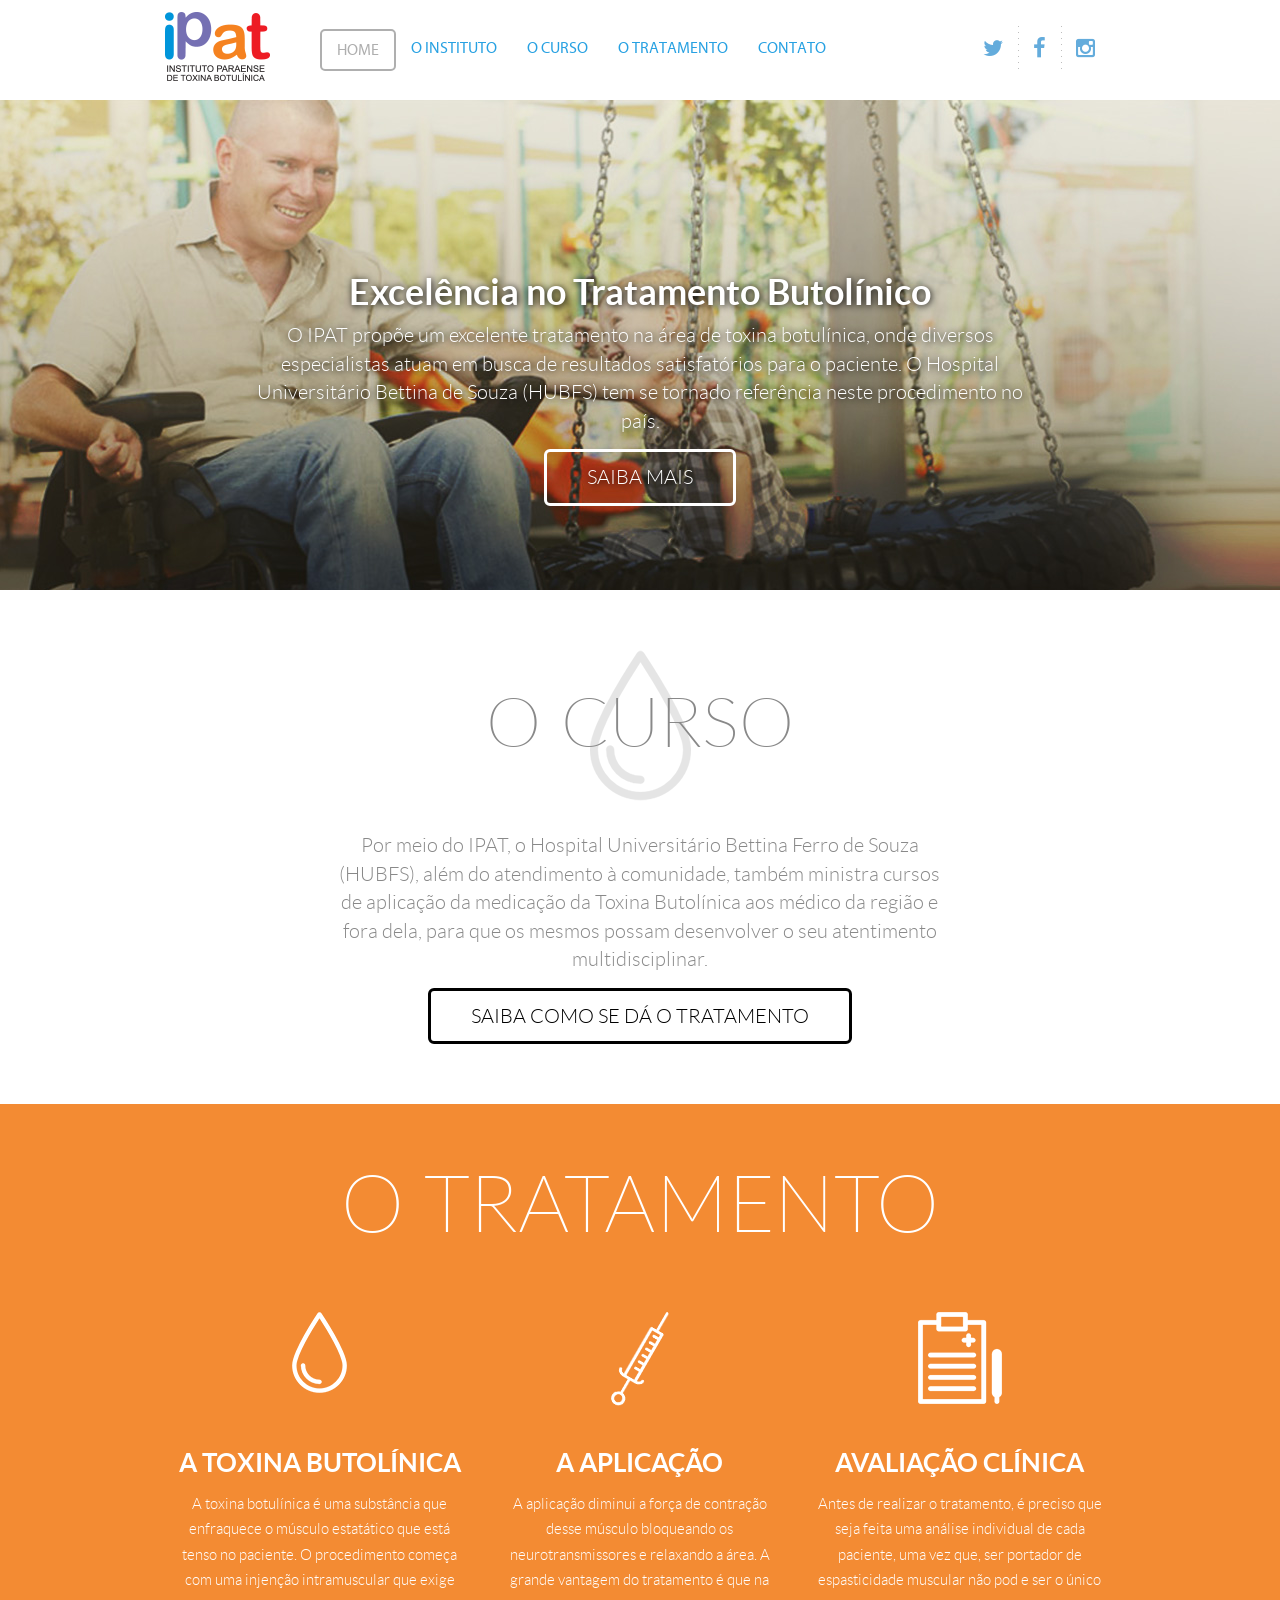
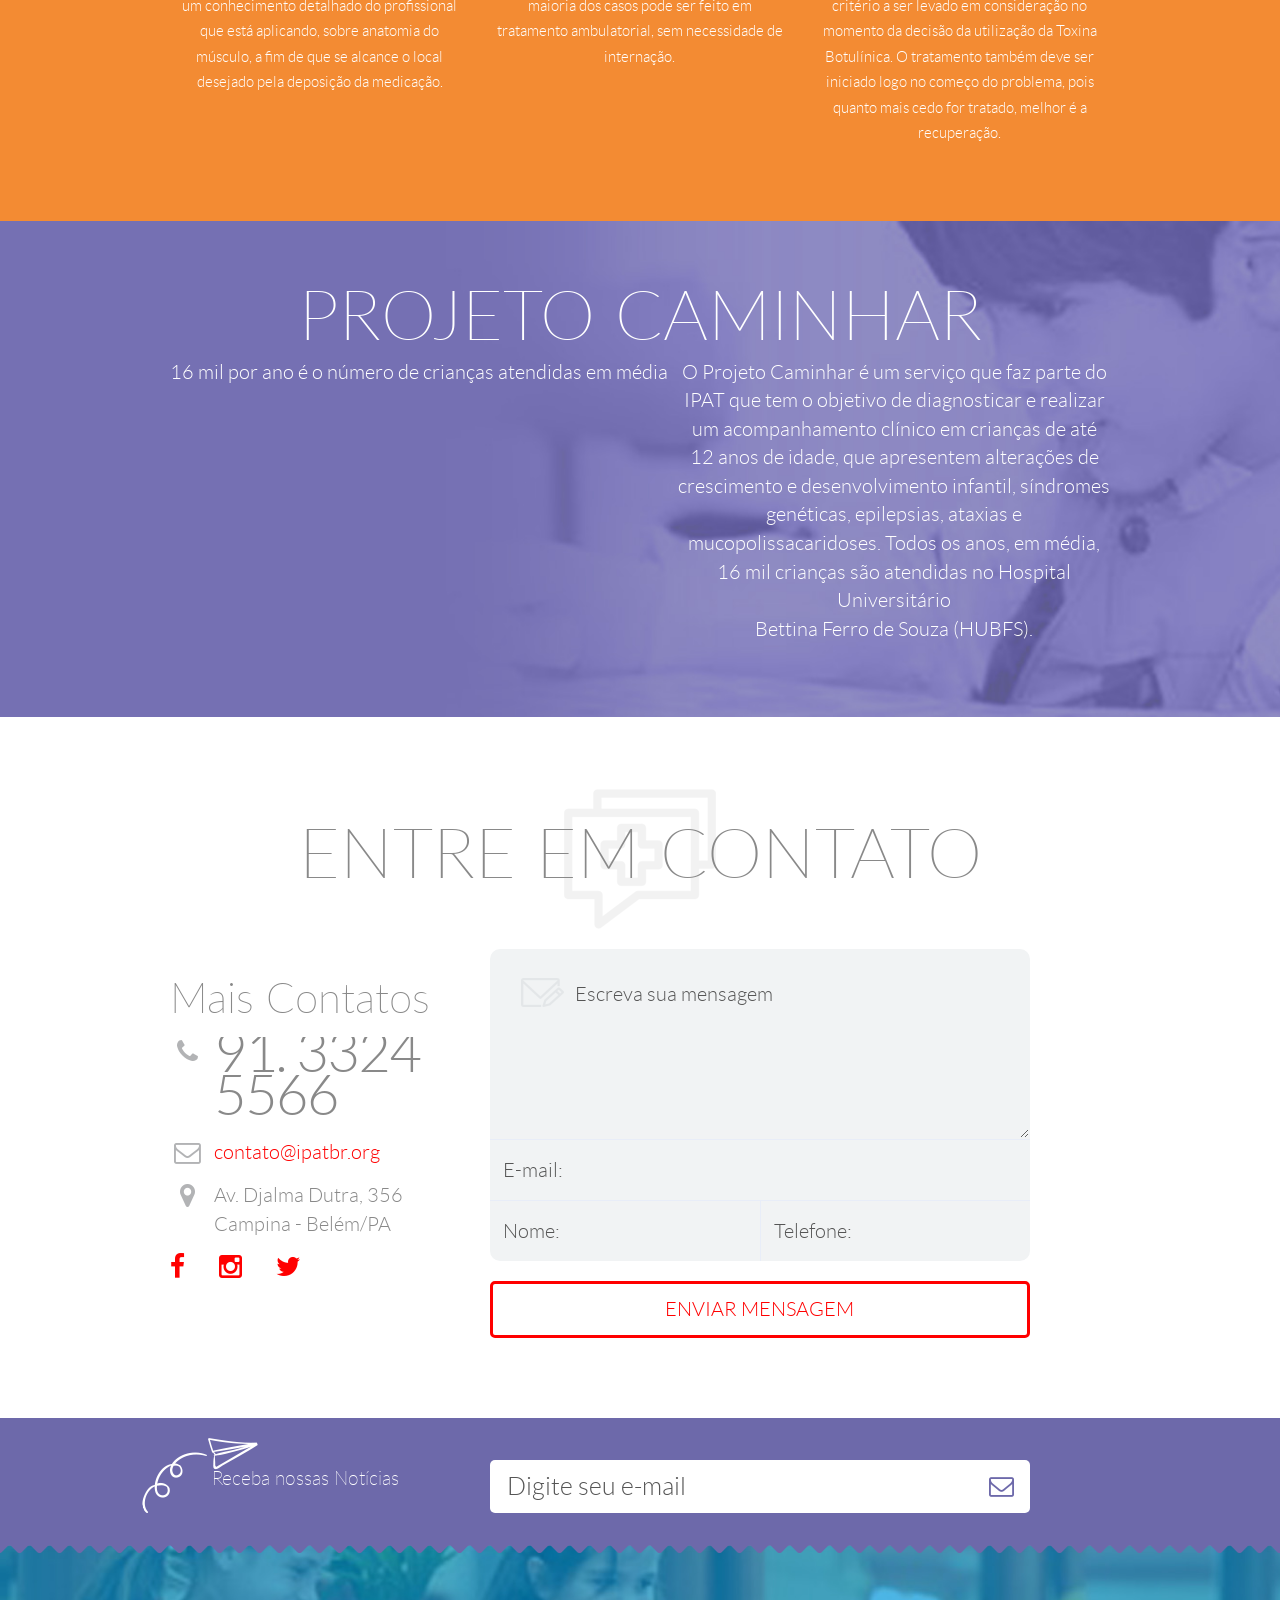
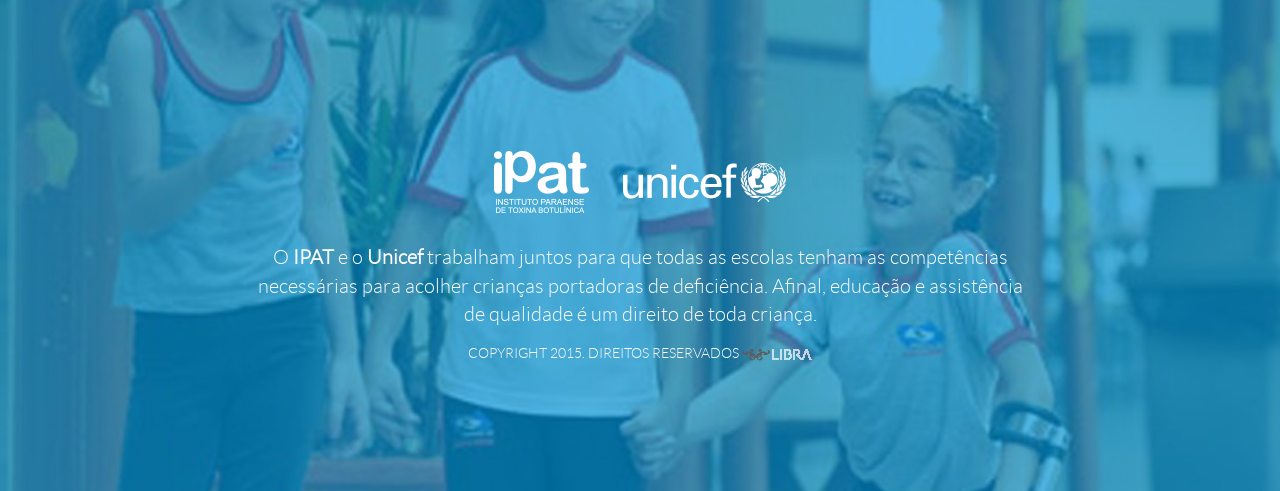
<file: index.html>
<!DOCTYPE html>
<html lang="pt-br">
<head>
	<meta charset="UTF-8">
	<title>IPAT</title>
	<meta http-equiv="X-UA-Compatible" content="IE=edge">
	<meta name="viewport" content="width=960, user-scalable=yes">
	<link rel="shortcut icon" href="imagem/favicon.png" type="image/png" />
	<meta name="author" content="Libra Design" />
	<meta name="keywords" content="" />
	<meta property="og:description" content="" />
	<meta name="description" content="" />
	<meta property="og:title" content="" />
	<meta property="og:url" content="" />
	<meta property="og:image" content="imagem/logo-mini.jpg" />
	<meta property="og:site_name" content="" />
	<meta property="og:type" content="website" />
	<link rel="stylesheet" href="library/bootstrap/css/bootstrap.min.css">
	<link rel="stylesheet" href="fonts/stylesheet.css">
	<link rel="stylesheet" href="imagem/site/ycon.css">
	<link rel="stylesheet" href="css/font-awesome.min.css">
	<link rel="stylesheet" href="css/site.css">
	<script type="text/javascript" src="library/jquery-1.9.1.min.js"></script>
	<script type="text/javascript" src="library/bootstrap/js/bootstrap.min.js"></script>
	<script type="text/javascript" src="library/easing/jquery.easing.1.3.js"></script>
	<script type="text/javascript" src="library/cycle2/jquery.cycle2.min.js"></script>
	<script type="text/javascript" src="library/cycle2/jquery.cycle2.swipe.min.js"></script>
	<script type="text/javascript" src="library/cycle2/jquery.cycle2.scrollVert.min.js"></script>
	<script type="text/javascript" src="library/cycle2/jquery.cycle2.carousel.min.js"></script>
	<script type="text/javascript" src="js/bootstrap_site.js"></script>
</head>
<body class="home">
	<a href="#content" class="sr-only">Ir para o conteúdo</a>
	<div class="extra-geral">
		<div class="site-geral">
			<header class="extra-header">
				<div class="site-header">
					<div class="container">
						<nav class="navbar navbar-default" role="navigation">
							<div class="navbar-header">
								<a class="navbar-brand" href="" title="Voltar para a página inicial"><img src="imagem/site/ipat.png" alt="Logo IPAT"></a>
							</div>
							<ul class="nav navbar-nav">
								<li class="active"><a href="">Home</a></li>
								<li><a href="#">O Instituto</a></li>
								<li><a href="#">O curso</a></li>
								<li><a href="#">O tratamento</a></li>
								<li><a href="#">Contato</a></li>
							</ul>
							<ul class="nav navbar-nav navbar-right">
								<li><a href="#" title="Acesse nosso Twitter"><i class="fa fa-twitter"></i><span class="sr-only">Twitter</span></a></li>
								<li><a href="#" title="Acesse nosso Facebook"><i class="fa fa-facebook"></i><span class="sr-only">Facebook</span></a></li>
								<li><a href="#" title="Acesse nosso Instagram"><i class="fa fa-instagram"></i><span class="sr-only">Instagram</span></a></li>
							</ul>

						</nav>
					</div> <!-- .container -->
				</div> <!-- .site-header -->
			</header> <!-- .extra-header -->
			<div class="extra-central">
				<div class="site-central" id="content">
					<div class="box-banner">
						<div class="container">
							<ul class="cycle-slideshow">
								<li>
									<div class="content">
										<h1 class="site-header">
											Excelência no Tratamento Butolínico
										</h1>
										<div class="desc">
											<p>
												O IPAT propõe um excelente tratamento na área de toxina botulínica, onde diversos 
												especialistas atuam em busca de resultados satisfatórios para o paciente. O Hospital Universitário Bettina de Souza (HUBFS) tem se tornado referência neste procedimento no país. 
											</p>
											<a href="#" class="btn btn-default btn-lg plus" title="Saiba mais">Saiba mais</a>
										</div> <!-- .desc -->
									</div> <!-- .content -->
								</li>
							</ul>
						</div> <!-- .container -->
					</div> <!-- .box-banner -->
					<div class="box-curso">
						<div class="container">
							<div class="box-header">
								<h2 class="box-title">O curso</h2>
							</div> <!-- .box-header -->
							<div class="box-content">
								<div class="row">
									<div class="col-xs-8 col-xs-offset-2">
										<p>
											Por meio do IPAT, o Hospital Universitário Bettina Ferro de Souza (HUBFS), além do atendimento à comunidade, também ministra cursos de aplicação da medicação da Toxina Butolínica aos médico da região e fora dela, para que os mesmos possam desenvolver o seu atentimento multidisciplinar.
										</p>
										<a href="#" class="btn btn-default btn-black btn-lg" title="Saiba mais">Saiba como se dá o tratamento</a>
									</div> <!-- .col-xs-8 -->
								</div> <!-- .row -->
							</div> <!-- .box-content -->
						</div> <!-- .container -->
					</div> <!-- .box-curso -->
					<div class="box-tratamento">
						<div class="container">
							<div class="box-header">
								<h2 class="box-title">O tratamento</h2>
							</div> <!-- .box-header -->
							<div class="box-content">
								<div class="row">
									<div class="col-xs-4">
										<div class="content">
											<div class="imagem">
												<img src="imagem/site/toxina.png" alt="toxina">
											</div> <!-- .imagem -->
											<h3 class="title">A toxina butolínica</h3>
											<p>
												A toxina botulínica é uma substância que enfraquece o músculo estatático que está tenso no paciente. O procedimento começa com uma injenção intramuscular que exige um conhecimento detalhado do profissional que está aplicando, sobre anatomia do músculo, a fim de que se alcance o local desejado pela deposição da medicação.
											</p>
										</div> <!-- .content -->
									</div> <!-- .col-xs-4 -->
									<div class="col-xs-4">
										<div class="content">
											<div class="imagem">
												<img src="imagem/site/aplicacao.png" alt="aplicação">
											</div> <!-- .imagem -->
											<h3 class="title">A aplicação</h3>
											<p>
												A aplicação diminui a força de contração desse músculo bloqueando os neurotransmissores e relaxando a área. A grande vantagem do tratamento é que na maioria dos casos  pode ser feito em tratamento ambulatorial, sem necessidade de internação. 
											</p>
										</div> <!-- .content -->
									</div> <!-- .col-xs-4 -->
									<div class="col-xs-4">
										<div class="content">
											<div class="imagem">
												<img src="imagem/site/avaliacao.png" alt="avaliação">
											</div> <!-- .imagem -->
											<h3 class="title">Avaliação clínica</h3>
											<p>
												Antes de realizar o tratamento, é preciso que seja feita uma análise individual de cada paciente, uma vez que, ser portador de espasticidade muscular não pod  e ser o único critério a ser levado em consideração no momento da decisão da utilização da Toxina Botulínica. O tratamento também deve ser iniciado logo no começo do problema, pois quanto mais cedo for tratado, melhor é a recuperação. 
											</p>
										</div> <!-- .content -->
									</div> <!-- .col-xs-4 -->
								</div> <!-- .row -->
							</div> <!-- .box-content -->
						</div> <!-- .container -->
					</div> <!-- .box-tratamento -->
					<div class="box-caminhar">
						<div class="container">
							<div class="box-header">
								<h2 class="box-title">Projeto Caminhar</h2>
							</div> <!-- .box-header -->
							<div class="box-content">
								<div class="media">
									<span class="pull-left">
										<span>16</span>
										<span>mil</span>
										<span>por ano</span>
										<span>é o número de crianças atendidas em média</span>
									</span>
									<div class="media-body">
										<p>
											O Projeto Caminhar é um serviço que faz parte do IPAT que tem o objetivo de diagnosticar e realizar um acompanhamento clínico em crianças de até 12 anos de idade, que apresentem alterações de crescimento e desenvolvimento infantil, síndromes genéticas, epilepsias, ataxias e mucopolissacaridoses. Todos os anos, em média, 16 mil crianças são atendidas no Hospital Universitário<br>
											Bettina Ferro de Souza (HUBFS).
										</p>
									</div> <!-- .media-body -->
								</div> <!-- .media -->
							</div> <!-- .box-content -->
						</div> <!-- .container -->
					</div> <!-- .box-caminhar -->
				</div> <!-- .site-central -->
			</div> <!-- .extra-central -->
			<footer>
				<div class="extra-footer">
					<div class="site-contato">
						<div class="container">
							<h2 class="site-title">
								Entre em contato
							</h2>
							<div class="row">
								<div class="col-xs-4">
									<h3 class="site-subtitle hand">Mais Contatos</h3>
									<ul class="media-list">
										<li class="media">
											<span class="pull-left"><span class="fa fa-phone fa-fw fa-lg"></span></span>
											<div class="media-body">
												<span class="text-phone hand">91. 3324 5566</span>
											</div> <!-- .media-body -->
										</li>
										<li class="media">
											<span class="pull-left"><span class="fa fa-envelope-o fa-fw fa-lg"></span></span>
											<div class="media-body">
												<a href="mailto:contato@ipatbr.org" title="Envie-nos um e-mail">contato@ipatbr.org</a>
											</div> <!-- .media-body -->
										</li>
										<li class="media">
											<span class="pull-left"><span class="fa fa-map-marker fa-fw fa-lg"></span></span>
											<div class="media-body">
												Av. Djalma Dutra, 356 Campina - Belém/PA
											</div> <!-- .media-body -->
										</li>
									</ul>
									<div class="social-footer">
										<a href="#" target="_blank" title="Acesse nosso Facebook"><span class="sr-only">Facebook</span><span class="fa fa-facebook fa-lg"></span></a>
										<a href="#" target="_blank" title="Acesse nosso Instagram"><span class="sr-only">Instagram</span><span class="fa fa-instagram fa-lg"></span></a>
										<a href="#" target="_blank" title="Acesse nosso Twitter"><span class="sr-only">Twitter</span><span class="fa fa-twitter fa-lg"></span></a>
									</div> <!-- .social-footer -->
								</div> <!-- .col-xs-4 -->
								<div class="col-xs-7">
									<form action="">
										<div class="form-content">
											<div class="form-group">
												<label  class="sr-only">Escreva sua mensagem</label>
												<textarea name="" id="" rows="5" class="form-control mensagem" placeholder="Escreva sua mensagem"></textarea>
											</div> <!-- .form-group -->
											<div class="form-group">
												<label  class="sr-only">E-mail:</label>
												<input type="email" class="form-control" placeholder="E-mail:" />
											</div> <!-- .form-group -->
											<div class="clearfix">
												<div class="form-group half">
													<label  class="sr-only">Nome:</label>
													<input type="text" class="form-control" placeholder="Nome:" />
												</div> <!-- .form-group -->
												<div class="form-group half">
													<label  class="sr-only">Telefone:</label>
													<input type="text" class="form-control" placeholder="Telefone:" />
												</div> <!-- .form-group -->
											</div>
										</div> <!-- .form-content -->
										<button type="submit" class="btn btn-danger btn-lg btn-block">Enviar mensagem</button>
									</form>
								</div> <!-- .col-xs-8 -->
							</div> <!-- .row -->
						</div> <!-- .container -->
					</div> <!-- .site-contato -->
					<div class="site-newsletter">
						<div class="container">
							<div class="row">
								<div class="col-xs-4">
									<div class="box-header">
										<h2 class="box-title">Receba nossas <span class="hand">Notícias</span></h2>
									</div> <!-- .box-header -->								</div> <!-- .col-xs-4 -->
									<div class="col-xs-7">
										<div class="box-content">
											<form action="" class="form-inline">
												<div class="content">
													<div class="form-group">
														<label class="sr-only">Digite seu e-mail</label>
														<input type="email" class="form-control input-lg" placeholder="Digite seu e-mail">
													</div> <!-- .form-group -->
													<button class="btn btn-link"><span class="sr-only">Enviar</span><i class="fa fa-envelope-o"></i></button>
												</div> <!-- .content -->
											</form>
										</div> <!-- .box-content -->
									</div> <!-- .col-xs-8 -->
								</div> <!-- .row -->
							</div> <!-- .container -->
						</div> <!-- .site-newsletter -->
						<div class="site-footer">
							<div class="extra">
								<div class="container">
									<div class="content">
										<div class="parceiros">
											<a href="#" title="Saiba mais" target="_blank"><img src="imagem/site/ipat-white.png" alt="Logo Ipat"></a>
											<a href="http://www.unicef.org.br/" title="Saiba mais" target="_blank"><img src="imagem/site/unicef-white.png" alt="Logo Unicef"></a>
										</div>
										<p clas="lead">
											O <strong>IPAT</strong> e o <strong>Unicef</strong> trabalham juntos para que todas as escolas tenham as competências necessárias para acolher 
											crianças portadoras de deficiência. Afinal, educação e assistência de qualidade é um direito de toda criança. 
										</p>
										<p class="direitos">
											COPYRIGHT 2015. DIREITOS RESERVADOS <a href="http://www.libradesign.com.br" target="_blank" title="Libra Design"><img src="imagem/site/libra.png" alt="Logotipo Libra Design +Tech"></a>
										</p>
									</div> <!-- .content -->
								</div> <!-- .container -->
							</div> <!-- .extra -->
						</div> <!-- .site-footer -->
					</div> <!-- .extra-footer -->
				</footer>
			</div> <!-- .site-geral -->
		</div> <!-- .extra-geral -->
		<script src="http://localhost:35729/livereload.js"></script>
		<script type="text/javascript">
		jQuery(document).ready( function ($) {
			

		});
</script>
</body>
</html>
</file>
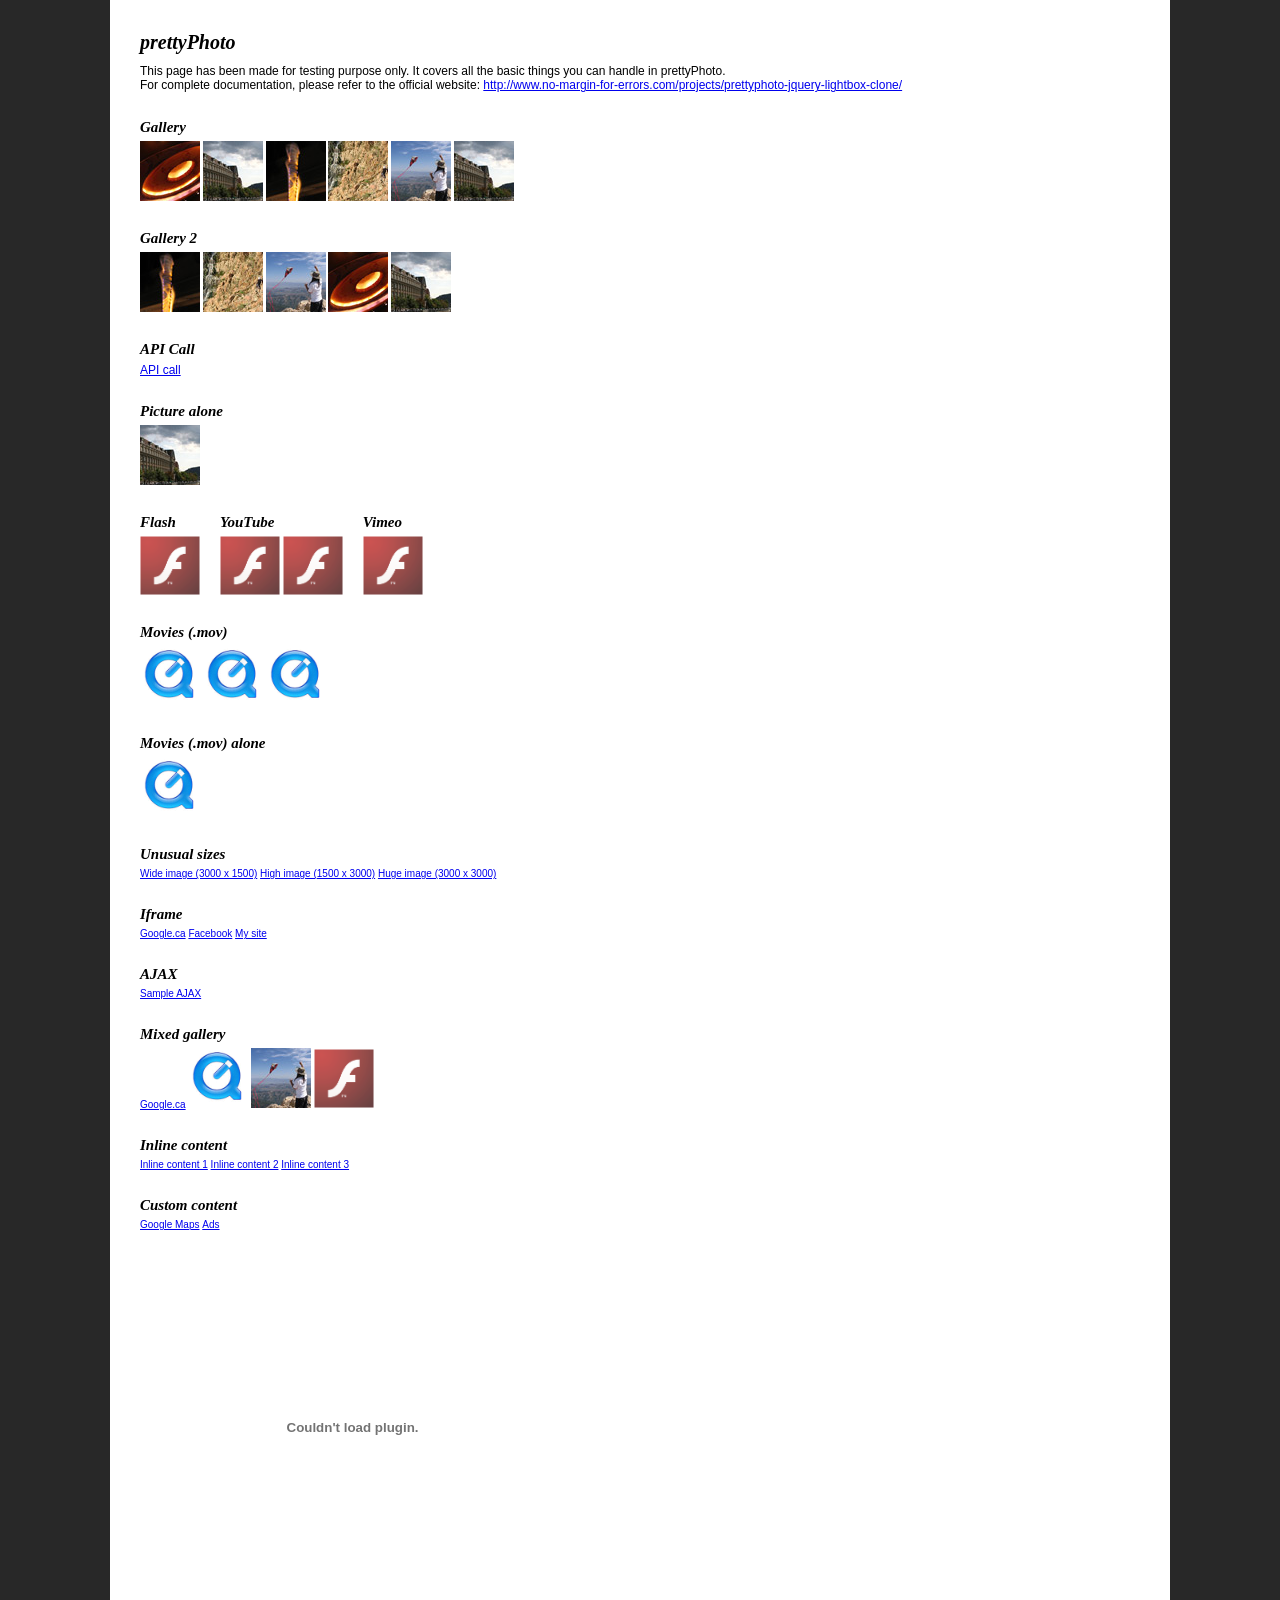
<file: library/prettyPhoto/index.html>
<!DOCTYPE html>
<html>
	<head>
		<title>jQuery lightbox clone - prettyPhoto - by Stephane Caron</title>
		<meta http-equiv="Content-Type" content="text/html; charset=utf-8" />
		<script src="https://ajax.googleapis.com/ajax/libs/jquery/1.9.0/jquery.min.js" type="text/javascript"></script>
		<!--script src="js/jquery.lint.js" type="text/javascript" charset="utf-8"></script-->
		<link rel="stylesheet" href="css/prettyPhoto.css" type="text/css" media="screen" title="prettyPhoto main stylesheet" charset="utf-8" />
		<script src="js/jquery.prettyPhoto.js" type="text/javascript" charset="utf-8"></script>
		
		<style type="text/css" media="screen">
			* { margin: 0; padding: 0; }
			
			body {
				background: #282828;
				font: 62.5%/1.2 Arial, Verdana, Sans-Serif;
				padding: 0 20px;
			}
			
			h1 { font-family: Georgia; font-style: italic; margin-bottom: 10px; }
			
			h2 {
				font-family: Georgia;
				font-style: italic;
				margin: 25px 0 5px 0;
			}
			
			p { font-size: 1.2em; }
			
			ul li { display: inline; }
			
			.wide {
				border-bottom: 1px #000 solid;
				width: 4000px;
			}
			
			.fleft { float: left; margin: 0 20px 0 0; }
			
			.cboth { clear: both; }
			
			#main {
				background: #fff;
				margin: 0 auto;
				padding: 30px;
				width: 1000px;
			}
		</style>
	</head>
	<body>
		<div id="main">
			<h1>prettyPhoto</h1>
			
			<p>This page has been made for testing purpose only. It covers all the basic things you can handle in prettyPhoto.</p>
	
			<p>For complete documentation, please refer to the official website: <a href="http://www.no-margin-for-errors.com/projects/prettyphoto-jquery-lightbox-clone/">http://www.no-margin-for-errors.com/projects/prettyphoto-jquery-lightbox-clone/</a></p>
	
			<h2>Gallery</h2>
			<ul class="gallery clearfix">
				<li><a href="images/fullscreen/1.JPG?lol=lol" rel="prettyPhoto[gallery1]" title="You can add caption to pictures. You can add caption to pictures. You can add caption to pictures."><img src="images/thumbnails/t_1.jpg" width="60" height="60" alt="Red round shape" /></a></li>
				<li><a href="images/fullscreen/2.jpg" rel="prettyPhoto[gallery1]"><img src="images/thumbnails/t_2.jpg" width="60" height="60" alt="Nice building" /></a></li>
				<li><a href="images/fullscreen/3.jpg" rel="prettyPhoto[gallery1]"><img src="images/thumbnails/t_3.jpg" width="60" height="60" alt="Fire!" /></a></li>
				<li><a href="images/fullscreen/4.jpg" rel="prettyPhoto[gallery1]"><img src="images/thumbnails/t_4.jpg" width="60" height="60" alt="Rock climbing" /></a></li>
				<li><a href="images/fullscreen/5.jpg" rel="prettyPhoto[gallery1]"><img src="images/thumbnails/t_5.jpg" width="60" height="60" alt="Fly kite, fly!" /></a></li>
				<li><a href="images/fullscreen/6.jpg" rel="prettyPhoto[gallery1]"><img src="images/thumbnails/t_2.jpg" width="60" height="60" alt="Nice building" /></a></li>
			</ul>

			<h2>Gallery 2</h2>
			<ul class="gallery clearfix">
				<li><a href="images/fullscreen/3.jpg" rel="prettyPhoto[gallery2]" title="How is the description on that one? How is the description on that one? How is the description on that one? "><img src="images/thumbnails/t_3.jpg" width="60" height="60" alt="This is a pretty long title" /></a></li>
				<li><a href="images/fullscreen/4.jpg" rel="prettyPhoto[gallery2]" title="Description on a single line."><img src="images/thumbnails/t_4.jpg" width="60" height="60" alt="" /></a></li>
				<li><a href="images/fullscreen/5.jpg" rel="prettyPhoto[gallery2]"><img src="images/thumbnails/t_5.jpg" width="60" height="60" alt="" /></a></li>
				<li><a href="images/fullscreen/1.jpg" rel="prettyPhoto[gallery2]"><img src="images/thumbnails/t_1.jpg" width="60" height="60" alt="" /></a></li>
				<li><a href="images/fullscreen/2.jpg" rel="prettyPhoto[gallery2]"><img src="images/thumbnails/t_2.jpg" width="60" height="60" alt="" /></a></li>
			</ul>

			<h2>API Call</h2>
			<script type="text/javascript" charset="utf-8">
				api_gallery=['images/fullscreen/1.JPG','images/fullscreen/2.jpg','images/fullscreen/3.JPG'];
				api_titles=['API Call Image 1','API Call Image 2','API Call Image 3'];
				api_descriptions=['Description 1','Description 2','Description 3'];
			</script>
			<p><a href="#" onclick="$.prettyPhoto.open(api_gallery,api_titles,api_descriptions); return false">API call</a></p>

			<h2>Picture alone</h2>
			<ul class="gallery clearfix">
				<li><a href="images/fullscreen/2.jpg" rel="prettyPhoto" title="&lt;a href=&#x27;http://www.google.ca&#x27; target=&#x27;_blank&#x27; &gt;This will open Google.com in a new window&lt;/a&gt;"><img src="images/thumbnails/t_2.jpg" width="60" height="60" alt="Picture alone 1" /></a></li>
			</ul>
			<div class="fleft">
				<h2>Flash</h2>
				<ul class="gallery clearfix">
					<li><a href="http://www.adobe.com/products/flashplayer/include/marquee/design.swf?width=792&amp;height=294" rel="prettyPhoto[flash]" title="Flash 10 demo"><img src="images/thumbnails/flash-logo.png" width="60" alt="Flash 10 demo" /></a></li>
				</ul>
			</div>
			<div class="fleft">
				<h2>YouTube</h2>
				<ul class="gallery clearfix">
					<li><a href="http://www.youtube.com/watch?v=kh29_SERH0Y?rel=0" rel="prettyPhoto" title="YouTube demo"><img src="images/thumbnails/flash-logo.png" width="60" alt="" /></a></li>
					<li><a href="http://youtu.be/kh29_SERH0Y?rel=0" rel="prettyPhoto" title="YouTube demo"><img src="images/thumbnails/flash-logo.png" width="60" alt="" /></a></li>
				</ul>
			</div>
			<div class="fleft">
				<h2>Vimeo</h2>
				<ul class="gallery clearfix">
					<li><a href="http://vimeo.com/7874398&width=700" rel="prettyPhoto" title="Vimeo video"><img src="images/thumbnails/flash-logo.png" width="60" alt="VIMEO!" /></a></li>
				</ul>
			</div>
			
			<br class="cboth" />
	
			<h2>Movies (.mov)</h2>
			<ul class="gallery clearfix">
				<li><a href="http://trailers.apple.com/movies/disney/tronlegacy/tronlegacy-tsr1_r640s.mov?width=640&height=272" rel="prettyPhoto[movies]" title="Tron!"><img src="images/thumbnails/quicktime-logo.gif" alt="Tron teaser" width="60" /></a></li>
				<li><a href="http://trailers.apple.com/movies/sony_pictures/karatekid/karatekid-tlr3_r640s.mov?width=640&height=304" rel="prettyPhoto[movies]" title="The Karate Kid"><img src="images/thumbnails/quicktime-logo.gif" alt="The Karate Kid" width="60" /></a></li>
				<li><a href="http://trailers.apple.com/movies/paramount/shutterisland/shutterisland-tvspot1_r640s.mov?width=640&height=272" rel="prettyPhoto[movies]" title="Shutter Island"><img src="images/thumbnails/quicktime-logo.gif" alt="Shutter Island" width="60" /></a></li>
			</ul>
	
			<h2>Movies (.mov) alone</h2>
			<ul class="gallery clearfix">
				<li><a href="http://trailers.apple.com/movies/disney/tronlegacy/tronlegacy-tsr1_r640s.mov?width=640&height=272" rel="prettyPhoto" title="Tron!"><img src="images/thumbnails/quicktime-logo.gif" alt="Tron teaser" width="60" /></a></li>
			</ul>
	
			<h2>Unusual sizes</h2>
			<ul class="gallery clearfix">
				<li><a href="images/fullscreen/wide.gif" rel="prettyPhoto[unusual]">Wide image (3000 x 1500)</a></li>
				<li><a href="images/fullscreen/high.gif" rel="prettyPhoto[unusual]">High image (1500 x 3000)</a></li>
				<li><a href="images/fullscreen/huge.gif" rel="prettyPhoto[unusual]">Huge image (3000 x 3000)</a></li>
			</ul>
	
			<h2>Iframe</h2>
			<ul class="gallery clearfix">
				<li><a href="http://www.google.com/search?ie=UTF-8&amp;oe=UTF-8&amp;q=prettyphoto&amp;iframe=true&amp;width=100%&amp;height=100%" rel="prettyPhoto[iframe]">Google.ca</a></li>
				<li><a href="http://www.facebook.com?iframe=true&amp;width=600&amp;height=300" rel="prettyPhoto[iframe]">Facebook</a></li>
				<li><a href="http://nmfe.co?iframe=true&amp;width=300&amp;height=200" rel="prettyPhoto[iframe]">My site</a></li>
			</ul>
	
			<h2>AJAX</h2>
			<ul class="gallery clearfix">
				<li><a href="xhr_response.html?ajax=true&amp;width=400&amp;height=160" rel="prettyPhoto[ajax]">Sample AJAX</a></li>
			</ul>
	
			<h2>Mixed gallery</h2>
			<ul class="gallery clearfix">
				<li><a href="http://www.google.ca?iframe=true&amp;width=1000&amp;height=500" rel="prettyPhoto[mixed]">Google.ca</a></li>
				<li><a href="http://trailers.apple.com/movies/disney/tronlegacy/tronlegacy-tsr1_r640s.mov?width=640&height=272" rel="prettyPhoto[mixed]" title="Tron!"><img src="images/thumbnails/quicktime-logo.gif" alt="Tron teaser" width="60" /></a></li>
				<li><a href="images/fullscreen/5.jpg" rel="prettyPhoto[mixed]"><img src="images/thumbnails/t_5.jpg" width="60" height="60" alt="" /></a></li>
				<li><a href="http://www.adobe.com/products/flashplayer/include/marquee/design.swf?width=792&amp;height=294" rel="prettyPhoto[mixed]" title="Flash 10 demo"><img src="images/thumbnails/flash-logo.png" width="60" alt="Flash 10 demo" /></a></li>
			</ul>
	
			<h2>Inline content</h2>
			<ul class="gallery clearfix">
				<li><a href="#inline_demo" rel="prettyPhoto[inline]">Inline content 1</a></li>
				<li><a href="#inline_demo2" rel="prettyPhoto[inline]">Inline content 2</a></li>
				<li><a href="#inline_demo3" rel="prettyPhoto[inline]">Inline content 3</a></li>
			</ul>
			<div id="inline_demo" style="display:none;">
				<p><a href="http://www.google.ca?iframe=true&amp;width=1000&amp;height=500">Google.ca</a></p>
				<p>Lorem ipsum dolor sit amet, consectetur adipisicing elit, sed do eiusmod tempor incididunt ut labore et dolore magna aliqua. Ut enim ad minim veniam, quis nostrud exercitation ullamco laboris nisi ut aliquip ex ea commodo consequat. Duis aute irure dolor in reprehenderit in voluptate velit esse cillum dolore eu fugiat nulla pariatur. Excepteur sint occaecat cupidatat non proident, sunt in culpa qui officia deserunt mollit anim id est laborum.</p>
			</div>
			<div id="inline_demo2" style="display:none;">
				<p>Lorem ipsum dolor sit amet, consectetur adipisicing elit, sed do eiusmod tempor incididunt ut labore et dolore magna aliqua. Ut enim ad minim veniam, quis nostrud exercitation ullamco laboris nisi ut aliquip ex ea commodo consequat. Duis aute irure dolor in reprehenderit in voluptate velit esse cillum dolore eu fugiat nulla pariatur. Excepteur sint occaecat cupidatat non proident, sunt in culpa qui officia deserunt mollit anim id est laborum.</p>
				<p>Lorem ipsum dolor sit amet, consectetur adipisicing elit, sed do eiusmod tempor incididunt ut labore et dolore magna aliqua. Ut enim ad minim veniam, quis nostrud exercitation ullamco laboris nisi ut aliquip ex ea commodo consequat. Duis aute irure dolor in reprehenderit in voluptate velit esse cillum dolore eu fugiat nulla pariatur. Excepteur sint occaecat cupidatat non proident, sunt in culpa qui officia deserunt mollit anim id est laborum.</p>
				<p>Lorem ipsum dolor sit amet, consectetur adipisicing elit, sed do eiusmod tempor incididunt ut labore et dolore magna aliqua. Ut enim ad minim veniam, quis nostrud exercitation ullamco laboris nisi ut aliquip ex ea commodo consequat. Duis aute irure dolor in reprehenderit in voluptate velit esse cillum dolore eu fugiat nulla pariatur. Excepteur sint occaecat cupidatat non proident, sunt in culpa qui officia deserunt mollit anim id est laborum.</p>
				<p>Lorem ipsum dolor sit amet, consectetur adipisicing elit, sed do eiusmod tempor incididunt ut labore et dolore magna aliqua. Ut enim ad minim veniam, quis nostrud exercitation ullamco laboris nisi ut aliquip ex ea commodo consequat. Duis aute irure dolor in reprehenderit in voluptate velit esse cillum dolore eu fugiat nulla pariatur. Excepteur sint occaecat cupidatat non proident, sunt in culpa qui officia deserunt mollit anim id est laborum.</p>
			</div>
			<div id="inline_demo3" style="display:none;">
				<p>Lorem ipsum dolor sit amet, consectetur adipisicing elit, sed do eiusmod tempor incididunt ut labore et dolore magna aliqua. Ut enim ad minim veniam, quis nostrud exercitation ullamco laboris nisi ut aliquip ex ea commodo consequat. Duis aute irure dolor in reprehenderit in voluptate velit esse cillum dolore eu fugiat nulla pariatur. Excepteur sint occaecat cupidatat non proident, sunt in culpa qui officia deserunt mollit anim id est laborum.</p>
				<p>Lorem ipsum dolor sit amet, consectetur adipisicing elit, sed do eiusmod tempor incididunt ut labore et dolore magna aliqua. Ut enim ad minim veniam, quis nostrud exercitation ullamco laboris nisi ut aliquip ex ea commodo consequat. Duis aute irure dolor in reprehenderit in voluptate velit esse cillum dolore eu fugiat nulla pariatur. Excepteur sint occaecat cupidatat non proident, sunt in culpa qui officia deserunt mollit anim id est laborum.</p>
				<p><img src="images/fullscreen/2.jpg" /></p>
			</div>
	
			<h2>Custom content</h2>
			<ul id="custom_content" class="gallery clearfix">
				<li><a href="#?custom=true&width=260&height=270" rel="prettyPhoto">Google Maps</a></li>
				<li><a href="#?custom=true&width=260&height=400" rel="prettyPhoto">Ads</a></li>
			</ul>
			
			<br /><br />
			
			<object width="425" height="344"><param name="movie" value="http://www.youtube.com/v/_HOMoTqEASY&hl=en&fs=1&"></param><param name="allowFullScreen" value="true"></param><param name="allowscriptaccess" value="always"></param><param name="wmode" value="opaque"></param><embed src="http://www.youtube.com/v/_HOMoTqEASY&hl=en&fs=1&" type="application/x-shockwave-flash" allowscriptaccess="always" allowfullscreen="true" width="425" height="344" wmode="opaque"></embed></object>
			<iframe title="YouTube video player" width="425" height="344" src="http://www.youtube.com/embed/_HOMoTqEASY" frameborder="0" allowfullscreen></iframe>
	
			<script type="text/javascript" charset="utf-8">
			$(document).ready(function(){
				$("area[rel^='prettyPhoto']").prettyPhoto();
				
				$(".gallery:first a[rel^='prettyPhoto']").prettyPhoto({animation_speed:'normal',theme:'light_square',slideshow:3000, autoplay_slideshow: true});
				$(".gallery:gt(0) a[rel^='prettyPhoto']").prettyPhoto({animation_speed:'fast',slideshow:10000, hideflash: true});
		
				$("#custom_content a[rel^='prettyPhoto']:first").prettyPhoto({
					custom_markup: '<div id="map_canvas" style="width:260px; height:265px"></div>',
					changepicturecallback: function(){ initialize(); }
				});

				$("#custom_content a[rel^='prettyPhoto']:last").prettyPhoto({
					custom_markup: '<div id="bsap_1259344" class="bsarocks bsap_d49a0984d0f377271ccbf01a33f2b6d6"></div><div id="bsap_1237859" class="bsarocks bsap_d49a0984d0f377271ccbf01a33f2b6d6" style="height:260px"></div><div id="bsap_1251710" class="bsarocks bsap_d49a0984d0f377271ccbf01a33f2b6d6"></div>',
					changepicturecallback: function(){ _bsap.exec(); }
				});
			});
			</script>
	
			<!-- Google Maps Code -->
			<script type="text/javascript"
			    src="http://maps.google.com/maps/api/js?sensor=true">
			</script>
			<script type="text/javascript">
			  function initialize() {
			    var latlng = new google.maps.LatLng(-34.397, 150.644);
			    var myOptions = {
			      zoom: 8,
			      center: latlng,
			      mapTypeId: google.maps.MapTypeId.ROADMAP
			    };
			    var map = new google.maps.Map(document.getElementById("map_canvas"),
			        myOptions);
			  }

			</script>
			<!-- END Google Maps Code -->
	
			<!-- BuySellAds.com Ad Code -->
			<style type="text/css" media="screen">
				.bsap a { float: left; }
			</style>
			<script type="text/javascript">
			(function(){
			  var bsa = document.createElement('script');
			     bsa.type = 'text/javascript';
			     bsa.async = true;
			     bsa.src = '//s3.buysellads.com/ac/bsa.js';
			  (document.getElementsByTagName('head')[0]||document.getElementsByTagName('body')[0]).appendChild(bsa);
			})();
			</script>
			<!-- END BuySellAds.com Ad Code -->
	</div>
	</body>
</html>
</file>
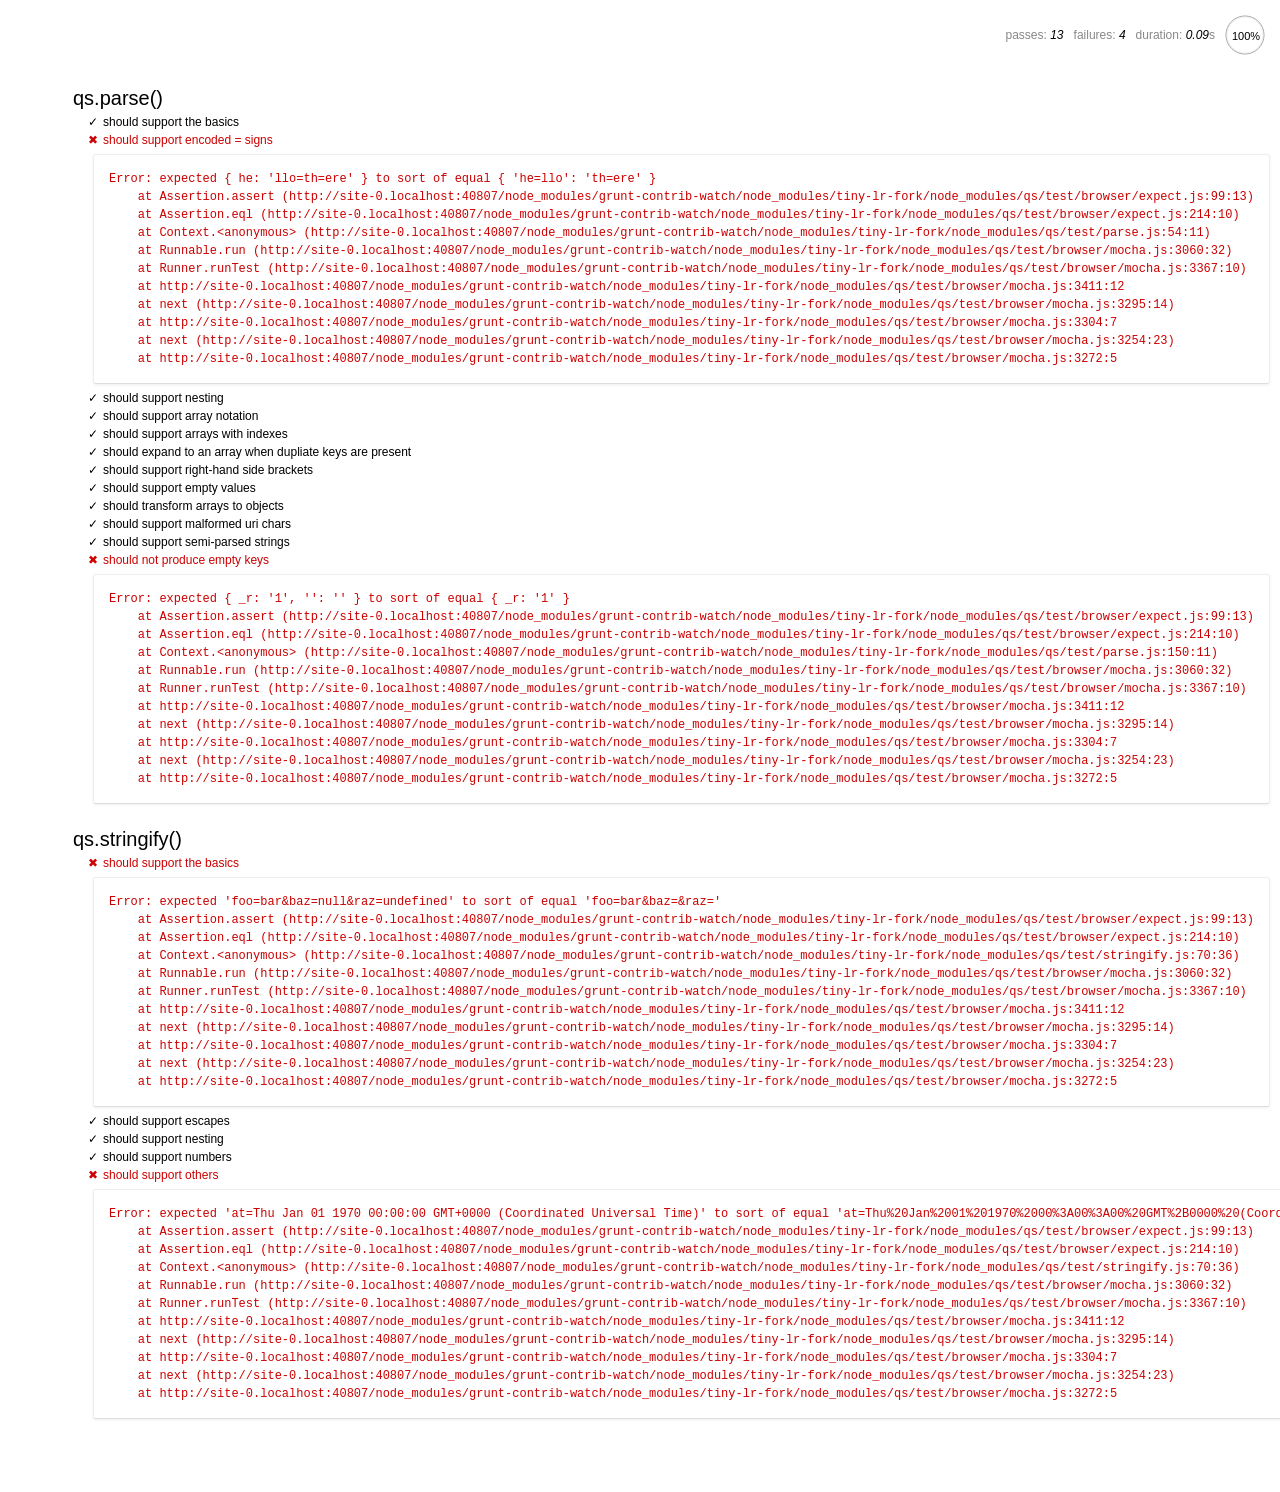
<file: node_modules/grunt-contrib-watch/node_modules/tiny-lr-fork/node_modules/qs/test/browser/index.html>
<html>
  <head>
    <title>Mocha</title>
    <meta http-equiv="Content-Type" content="text/html; charset=UTF-8">
    <link rel="stylesheet" href="mocha.css" />
    <script src="jquery.js" type="text/javascript"></script>
    <script src="expect.js"></script>
    <script src="mocha.js"></script>
    <script>mocha.setup('bdd')</script>
    <script src="qs.js"></script>
    <script src="../parse.js"></script>
    <script src="../stringify.js"></script>
    <script>onload = mocha.run;</script>
  </head>
  <body>
    <div id="mocha"></div>
  </body>
</html>
</file>
<file: fonts/stylesheet.css>
/* Generated by Font Squirrel (http://www.fontsquirrel.com) on August 28, 2015 */

/* Generated by Font Squirrel (http://www.fontsquirrel.com) on January 13, 2015 */
@font-face {
    font-family: 'latothin';
    src: url('lato-thin-webfont.eot');
    src: url('lato-thin-webfont.eot?#iefix') format('embedded-opentype'),
         url('lato-thin-webfont.woff2') format('woff2'),
         url('lato-thin-webfont.woff') format('woff'),
         url('lato-thin-webfont.ttf') format('truetype'),
         url('lato-thin-webfont.svg#latothin') format('svg');
    font-weight: normal;
    font-style: normal;
}
@font-face {
    font-family: 'latothin_italic';
    src: url('lato-thinitalic-webfont.eot');
    src: url('lato-thinitalic-webfont.eot?#iefix') format('embedded-opentype'),
         url('lato-thinitalic-webfont.woff2') format('woff2'),
         url('lato-thinitalic-webfont.woff') format('woff'),
         url('lato-thinitalic-webfont.ttf') format('truetype'),
         url('lato-thinitalic-webfont.svg#latothin_italic') format('svg');
    font-weight: normal;
    font-style: normal;
}
@font-face {
    font-family: 'latosemibold_italic';
    src: url('lato-semibolditalic-webfont.eot');
    src: url('lato-semibolditalic-webfont.eot?#iefix') format('embedded-opentype'),
         url('lato-semibolditalic-webfont.woff2') format('woff2'),
         url('lato-semibolditalic-webfont.woff') format('woff'),
         url('lato-semibolditalic-webfont.ttf') format('truetype'),
         url('lato-semibolditalic-webfont.svg#latosemibold_italic') format('svg');
    font-weight: normal;
    font-style: normal;
}
@font-face {
    font-family: 'latoregular';
    src: url('lato-regular-webfont.eot');
    src: url('lato-regular-webfont.eot?#iefix') format('embedded-opentype'),
         url('lato-regular-webfont.woff2') format('woff2'),
         url('lato-regular-webfont.woff') format('woff'),
         url('lato-regular-webfont.ttf') format('truetype'),
         url('lato-regular-webfont.svg#latoregular') format('svg');
    font-weight: normal;
    font-style: normal;
}
@font-face {
    font-family: 'latomedium_italic';
    src: url('lato-mediumitalic-webfont.eot');
    src: url('lato-mediumitalic-webfont.eot?#iefix') format('embedded-opentype'),
         url('lato-mediumitalic-webfont.woff2') format('woff2'),
         url('lato-mediumitalic-webfont.woff') format('woff'),
         url('lato-mediumitalic-webfont.ttf') format('truetype'),
         url('lato-mediumitalic-webfont.svg#latomedium_italic') format('svg');
    font-weight: normal;
    font-style: normal;
}
@font-face {
    font-family: 'latosemibold';
    src: url('lato-semibold-webfont.eot');
    src: url('lato-semibold-webfont.eot?#iefix') format('embedded-opentype'),
         url('lato-semibold-webfont.woff2') format('woff2'),
         url('lato-semibold-webfont.woff') format('woff'),
         url('lato-semibold-webfont.ttf') format('truetype'),
         url('lato-semibold-webfont.svg#latosemibold') format('svg');
    font-weight: normal;
    font-style: normal;
}
@font-face {
    font-family: 'latolight';
    src: url('lato-light-webfont.eot');
    src: url('lato-light-webfont.eot?#iefix') format('embedded-opentype'),
         url('lato-light-webfont.woff2') format('woff2'),
         url('lato-light-webfont.woff') format('woff'),
         url('lato-light-webfont.ttf') format('truetype'),
         url('lato-light-webfont.svg#latolight') format('svg');
    font-weight: normal;
    font-style: normal;
}
@font-face {
    font-family: 'latolight_italic';
    src: url('lato-lightitalic-webfont.eot');
    src: url('lato-lightitalic-webfont.eot?#iefix') format('embedded-opentype'),
         url('lato-lightitalic-webfont.woff2') format('woff2'),
         url('lato-lightitalic-webfont.woff') format('woff'),
         url('lato-lightitalic-webfont.ttf') format('truetype'),
         url('lato-lightitalic-webfont.svg#latolight_italic') format('svg');
    font-weight: normal;
    font-style: normal;
}
@font-face {
    font-family: 'latomedium';
    src: url('lato-medium-webfont.eot');
    src: url('lato-medium-webfont.eot?#iefix') format('embedded-opentype'),
         url('lato-medium-webfont.woff2') format('woff2'),
         url('lato-medium-webfont.woff') format('woff'),
         url('lato-medium-webfont.ttf') format('truetype'),
         url('lato-medium-webfont.svg#latomedium') format('svg');
    font-weight: normal;
    font-style: normal;
}
@font-face {
    font-family: 'latoitalic';
    src: url('lato-italic-webfont.eot');
    src: url('lato-italic-webfont.eot?#iefix') format('embedded-opentype'),
         url('lato-italic-webfont.woff2') format('woff2'),
         url('lato-italic-webfont.woff') format('woff'),
         url('lato-italic-webfont.ttf') format('truetype'),
         url('lato-italic-webfont.svg#latoitalic') format('svg');
    font-weight: normal;
    font-style: normal;
}
@font-face {
    font-family: 'latoheavy';
    src: url('lato-heavy-webfont.eot');
    src: url('lato-heavy-webfont.eot?#iefix') format('embedded-opentype'),
         url('lato-heavy-webfont.woff2') format('woff2'),
         url('lato-heavy-webfont.woff') format('woff'),
         url('lato-heavy-webfont.ttf') format('truetype'),
         url('lato-heavy-webfont.svg#latoheavy') format('svg');
    font-weight: normal;
    font-style: normal;
}
@font-face {
    font-family: 'latoheavy_italic';
    src: url('lato-heavyitalic-webfont.eot');
    src: url('lato-heavyitalic-webfont.eot?#iefix') format('embedded-opentype'),
         url('lato-heavyitalic-webfont.woff2') format('woff2'),
         url('lato-heavyitalic-webfont.woff') format('woff'),
         url('lato-heavyitalic-webfont.ttf') format('truetype'),
         url('lato-heavyitalic-webfont.svg#latoheavy_italic') format('svg');
    font-weight: normal;
    font-style: normal;
}
@font-face {
    font-family: 'latohairline_italic';
    src: url('lato-hairlineitalic-webfont.eot');
    src: url('lato-hairlineitalic-webfont.eot?#iefix') format('embedded-opentype'),
         url('lato-hairlineitalic-webfont.woff2') format('woff2'),
         url('lato-hairlineitalic-webfont.woff') format('woff'),
         url('lato-hairlineitalic-webfont.ttf') format('truetype'),
         url('lato-hairlineitalic-webfont.svg#latohairline_italic') format('svg');
    font-weight: normal;
    font-style: normal;
}
@font-face {
    font-family: 'latohairline';
    src: url('lato-hairline-webfont.eot');
    src: url('lato-hairline-webfont.eot?#iefix') format('embedded-opentype'),
         url('lato-hairline-webfont.woff2') format('woff2'),
         url('lato-hairline-webfont.woff') format('woff'),
         url('lato-hairline-webfont.ttf') format('truetype'),
         url('lato-hairline-webfont.svg#latohairline') format('svg');
    font-weight: normal;
    font-style: normal;
}
@font-face {
    font-family: 'latobold_italic';
    src: url('lato-bolditalic-webfont.eot');
    src: url('lato-bolditalic-webfont.eot?#iefix') format('embedded-opentype'),
         url('lato-bolditalic-webfont.woff2') format('woff2'),
         url('lato-bolditalic-webfont.woff') format('woff'),
         url('lato-bolditalic-webfont.ttf') format('truetype'),
         url('lato-bolditalic-webfont.svg#latobold_italic') format('svg');
    font-weight: normal;
    font-style: normal;
}
@font-face {
    font-family: 'latoblack_italic';
    src: url('lato-blackitalic-webfont.eot');
    src: url('lato-blackitalic-webfont.eot?#iefix') format('embedded-opentype'),
         url('lato-blackitalic-webfont.woff2') format('woff2'),
         url('lato-blackitalic-webfont.woff') format('woff'),
         url('lato-blackitalic-webfont.ttf') format('truetype'),
         url('lato-blackitalic-webfont.svg#latoblack_italic') format('svg');
    font-weight: normal;
    font-style: normal;
}
@font-face {
    font-family: 'latoblack';
    src: url('lato-black-webfont.eot');
    src: url('lato-black-webfont.eot?#iefix') format('embedded-opentype'),
         url('lato-black-webfont.woff2') format('woff2'),
         url('lato-black-webfont.woff') format('woff'),
         url('lato-black-webfont.ttf') format('truetype'),
         url('lato-black-webfont.svg#latoblack') format('svg');
    font-weight: normal;
    font-style: normal;
}
@font-face {
    font-family: 'latobold';
    src: url('lato-bold-webfont.eot');
    src: url('lato-bold-webfont.eot?#iefix') format('embedded-opentype'),
         url('lato-bold-webfont.woff2') format('woff2'),
         url('lato-bold-webfont.woff') format('woff'),
         url('lato-bold-webfont.ttf') format('truetype'),
         url('lato-bold-webfont.svg#latobold') format('svg');
    font-weight: normal;
    font-style: normal;
}
/********************* IMPORTS *********************/
@font-face {
    font-family: 'MyriadProSemiCondensed';
    src: url('myriadpro-semicn.eot');
    src: url('myriadpro-semicn.eot') format('embedded-opentype'),
         url('myriadpro-semicn.woff') format('woff'),
         url('myriadpro-semicn.ttf') format('truetype'),
         url('myriadpro-semicn.svg#MyriadProSemiCondensed') format('svg');
}
@font-face {
  font-family: 'MyriadproBold';
  src: url("myriadpro-bold-webfont.eot");
  src: url("myriadpro-bold-webfont.eot?#iefix") format("embedded-opentype"), url("myriadpro-bold-webfont.woff") format("woff"), url("myriadpro-bold-webfont.ttf") format("truetype"), url("myriadpro-bold-webfont.svg#MyriadProBold") format("svg");
  font-weight: normal;
  font-style: normal;
}

@font-face {
  font-family: 'MyriadproCondBold';
  src: url("myriadpro-boldcond-webfont.eot");
  src: url("myriadpro-boldcond-webfont.eot?#iefix") format("embedded-opentype"), url("myriadpro-boldcond-webfont.woff") format("woff"), url("myriadpro-boldcond-webfont.ttf") format("truetype"), url("myriadpro-boldcond-webfont.svg#MyriadProCondBold") format("svg");
  font-weight: normal;
  font-style: normal;
}

@font-face {
  font-family: 'MyriadproCondRegular';
  src: url("myriadpro-cond-webfont.eot");
  src: url("myriadpro-cond-webfont.eot?#iefix") format("embedded-opentype"), url("myriadpro-cond-webfont.woff") format("woff"), url("myriadpro-cond-webfont.ttf") format("truetype"), url("myriadpro-cond-webfont.svg#MyriadProCondRegular") format("svg");
  font-weight: normal;
  font-style: normal;
}

@font-face {
  font-family: 'MyriadproItalic';
  src: url("myriadpro-it_0-webfont.eot");
  src: url("myriadpro-it_0-webfont.eot?#iefix") format("embedded-opentype"), url("myriadpro-it_0-webfont.woff") format("woff"), url("myriadpro-it_0-webfont.ttf") format("truetype"), url("myriadpro-it_0-webfont.svg#MyriadProItalic") format("svg");
  font-weight: normal;
  font-style: normal;
}

@font-face {
  font-family: 'MyriadproRegular';
  src: url("myriadpro-regular_0-webfont.eot");
  src: url("myriadpro-regular_0-webfont.eot?#iefix") format("embedded-opentype"), url("myriadpro-regular_0-webfont.woff") format("woff"), url("myriadpro-regular_0-webfont.ttf") format("truetype"), url("myriadpro-regular_0-webfont.svg#MyriadProRegular") format("svg");
  font-weight: normal;
  font-style: normal;
}

@font-face {
  font-family: 'MyriadproLightBold';
  src: url("myriadpro-semibold_0-webfont.eot");
  src: url("myriadpro-semibold_0-webfont.eot?#iefix") format("embedded-opentype"), url("myriadpro-semibold_0-webfont.woff") format("woff"), url("myriadpro-semibold_0-webfont.ttf") format("truetype"), url("myriadpro-semibold_0-webfont.svg#MyriadProLightBold") format("svg");
  font-weight: normal;
  font-style: normal;
}

@font-face {
  font-family: 'MyriadproLightBoldItalic';
  src: url("myriadpro-semiboldit-webfont.eot");
  src: url("myriadpro-semiboldit-webfont.eot?#iefix") format("embedded-opentype"), url("myriadpro-semiboldit-webfont.woff") format("woff"), url("myriadpro-semiboldit-webfont.ttf") format("truetype"), url("myriadpro-semiboldit-webfont.svg#MyriadProLightBoldItalic") format("svg");
  font-weight: normal;
  font-style: normal;
}

@font-face {
  font-family: 'MyriadproLight';
  src: url("myriadpro-light-webfont.eot");
  src: url("myriadpro-light-webfont.eot?#iefix") format("embedded-opentype"), url("myriadpro-light-webfont.woff") format("woff"), url("myriadpro-light-webfont.ttf") format("truetype"), url("myriadpro-light-webfont.svg#MyriadProLight") format("svg");
  font-weight: normal;
  font-style: normal;
}
</file>
<file: imagem/site/ycon.css>
.ycon{ background:url("ycon.png") top left no-repeat; }
.ycon-pai-aluno{ width:129px; height:129px; background-position:-1px -1px; }
.ycon-gestor-escolar{ width:128px; height:128px; background-position:-1px -131px; }
.ycon-agente-publico{ width:127px; height:128px; background-position:-1px -260px; }
.ycon-riscos-left-white{ width:40px; height:82px; background-position:-1px -389px; }
.ycon-riscos-left{ width:39px; height:82px; background-position:-42px -389px; }
.ycon-riscos-right-white{ width:39px; height:81px; background-position:-82px -389px; }
.ycon-riscos-right{ width:39px; height:81px; background-position:-1px -472px; }
.ycon-aspas{ width:64px; height:50px; background-position:-41px -472px; }
.ycon-riscos-right-sm{ width:24px; height:50px; background-position:-106px -472px; }
.ycon-riscos-left-sm{ width:24px; height:50px; background-position:-1px -554px; }
.ycon-ribbon{ width:134px; height:39px; background-position:-1px -605px; }
.ycon-losango{ width:25px; height:25px; background-position:-26px -554px; }
.ycon-plus-white{ width:19px; height:20px; background-position:-52px -554px; }
.ycon-arrow-up-white{ width:26px; height:16px; background-position:-72px -554px; }
.ycon-arrow-down-white{ width:27px; height:16px; background-position:-99px -554px; }
</file>
<file: css/site.css>
/*
FUNÇÕES PADRÕES START
*********************************************************************/
.clear,
.first {
  clear: both;
}
/*********************************************************************
FUNÇÕES PADRÕES END
*/
/*
NON-RESPONSIVE START
**********************************************************************************************/
/* ALTERAR APENAS ESTAS VARIAVEIS DE ACORDO COM O PROJETO START */
.container {
  max-width: none !important;
  width: 960px;
}
.navbar-nav > li > a {
  padding-top: 15px;
  padding-bottom: 15px;
}
/* ALTERAR APENAS ESTAS VARIAVEIS DE ACORDO COM O PROJETO END */
/* Finesse the page header spacing */
.page-header {
  margin-bottom: 30px;
}
.page-header .lead {
  margin-bottom: 10px;
}
/* Non-responsive overrides** Utilitze the following CSS to disable the responsive-ness of the container,* grid system, and navbar.*/
/* Reset the container */
/* Always float the navbar header */
.navbar-header {
  float: left;
}
/* Undo the collapsing navbar */
.navbar-collapse {
  display: block !important;
  height: auto !important;
  padding-bottom: 0;
  overflow: visible !important;
}
.navbar-toggle {
  display: none;
}
.navbar-collapse {
  border-top: 0;
}
.navbar-brand {
  margin-left: -15px;
}
/* Always apply the floated nav */
.navbar-nav {
  float: left;
  margin: 0;
}
.navbar-nav > li {
  float: left;
}
/* Redeclare since we override the float above */
.navbar-nav.navbar-right {
  float: right;
}
/* Undo custom dropdowns */
.navbar .navbar-nav .open .dropdown-menu {
  position: absolute;
  float: left;
  background-color: #fff;
  border: 1px solid #cccccc;
  border: 1px solid rgba(0, 0, 0, 0.15);
  border-width: 0 1px 1px;
  border-radius: 0 0 4px 4px;
  -webkit-box-shadow: 0 6px 12px rgba(0, 0, 0, 0.175);
  box-shadow: 0 6px 12px rgba(0, 0, 0, 0.175);
}
.navbar-default .navbar-nav .open .dropdown-menu > li > a {
  color: #333;
}
.navbar .navbar-nav .open .dropdown-menu > li > a:hover,
.navbar .navbar-nav .open .dropdown-menu > li > a:focus,
.navbar .navbar-nav .open .dropdown-menu > .active > a,
.navbar .navbar-nav .open .dropdown-menu > .active > a:hover,
.navbar .navbar-nav .open .dropdown-menu > .active > a:focus {
  color: #fff !important;
  background-color: #0397dd !important;
}
.navbar .navbar-nav .open .dropdown-menu > .disabled > a,
.navbar .navbar-nav .open .dropdown-menu > .disabled > a:hover,
.navbar .navbar-nav .open .dropdown-menu > .disabled > a:focus {
  color: #999 !important;
  background-color: transparent !important;
}
/**********************************************************************************************
NON-RESPONSIVE END
*/
::selection {
  background-color: #0397dd;
  color: #FFF;
}
::-moz-selection {
  background-color: #0397dd;
  color: #FFF;
}
small {
  display: inline-block;
  line-height: 1.1;
}
textarea {
  resize: vertical;
}
a,
button {
  transition: all 0.25s ease 0s;
}
/*
FONTS START
**********************************************************************************************/
.btn {
  font-family: 'latolight', Arial, sans-serif;
  font-weight: normal;
}
.site-header .nav {
  font-family: 'MyriadproRegular', Arial, sans-serif;
  font-weight: normal;
}
.box-tratamento .title,
.site-header {
  font-family: 'latobold', Arial, sans-serif;
  font-weight: normal;
}
/**********************************************************************************************
FONTS END
*/
/*
ESTRUTURA START
**********************************************************************************************/
.extra-header,
.extra-central,
.extra-footer {
  min-width: 960px;
}
.extra-header .navbar {
  border: 0;
  margin: 0;
  -webkit-border-radius: 0;
  -moz-border-radius: 0;
  border-radius: 0;
}
.extra-header .navbar-header + .nav {
  margin-left: 40px;
}
.extra-header .navbar-brand {
  padding: 12px 10px;
}
.extra-header .nav {
  font-size: 16px;
  text-transform: uppercase;
  padding: 29px 0;
}
.extra-header .nav > li a {
  padding-top: 5px;
  padding-bottom: 5px;
}
.extra-header .nav > li.active a {
  border: 2px solid #afafaf;
  -webkit-border-radius: 5px;
  -moz-border-radius: 5px;
  border-radius: 5px;
}
.extra-header .navbar-right {
  font-size: 22px;
  padding: 26px 0;
}
.extra-header .navbar-right > li a {
  color: #64acdc;
  padding-top: 10px;
  padding-bottom: 10px;
}
.extra-header .navbar-right > li + li {
  background: url(../imagem/site/dotted-v.png) repeat-y left top;
}
.extra-header .contato {
  text-transform: lowercase;
  text-align: center;
  line-height: .9;
}
.extra-header .contato a {
  padding-top: 2px !important;
  padding-bottom: 2px !important;
}
.extra-header .contato .fa {
  color: #afafaf;
  font-size: 24px;
  font-weight: normal;
}
.extra-header .contato span {
  display: block;
  font-size: 14px;
  line-height: .9;
}
.extra-footer .site-contato {
  background: #FFF;
  padding: 72px 0 60px;
}
.extra-footer .site-contato a {
  color: #ff0000;
}
.extra-footer .site-contato .media-list .fa {
  color: #b2b3b5;
}
.extra-footer .site-contato .site-title {
  font-size: 70px;
  margin-top: 0;
  background: url(../imagem/site/contato-lg.png) no-repeat center;
  min-height: 140px;
  text-transform: uppercase;
  text-align: center;
  padding: 30px 0;
  margin: 0 0 20px;
}
.extra-footer .site-contato .site-subtitle {
  font-size: 42px;
}
.extra-footer .site-contato .text-phone {
  font-size: 56px;
  line-height: .6;
  letter-spacing: -1px;
}
.extra-footer .site-contato form {
  margin: 0 0 20px;
  position: relative;
}
.extra-footer .site-contato form .mensagem {
  background: #ffffff url(../imagem/site/envelope.png) no-repeat 30px 28px;
  padding: 30px 15px 15px 84px;
}
.extra-footer .site-contato form .form-content {
  -webkit-border-radius: 10px;
  -moz-border-radius: 10px;
  border-radius: 10px;
  overflow: hidden;
}
.extra-footer .site-contato form .form-content .arrow {
  position: absolute;
  left: -9px;
  top: 34px;
}
.extra-footer .site-contato form .form-group {
  margin: 0;
}
.extra-footer .site-contato form .form-group + .form-group {
  border-top: 1px solid #e8edf8;
}
.extra-footer .site-contato form .half {
  float: left;
  width: 50%;
  border-top: 1px solid #e8edf8;
}
.extra-footer .site-contato form .half + .half {
  border-left: 1px solid #e8edf8;
}
.extra-footer .site-contato form .form-control {
  -webkit-border-radius: 0;
  -moz-border-radius: 0;
  border-radius: 0;
  background-color: #f1f3f4;
}
.extra-footer .site-contato form input.form-control {
  height: 60px;
}
.extra-footer .site-contato form .btn {
  border-width: 3px;
  -webkit-border-radius: 5px;
  -moz-border-radius: 5px;
  border-radius: 5px;
  margin: 20px 0;
  display: block;
}
.extra-footer .social-footer a {
  color: #ff0000;
}
.extra-footer .social-footer a + a {
  margin-left: 30px;
}
.extra-footer .site-newsletter {
  background: url(../imagem/site/bg-newsletter.png) no-repeat center top #6d69aa;
  color: #FFF;
}
.extra-footer .site-newsletter .box-header {
  padding: 52px 0 0 42px;
}
.extra-footer .site-newsletter .box-title {
  font-size: 19px;
  margin: 0;
}
.extra-footer .site-newsletter .form-inline .content {
  background: #FFF;
  -webkit-border-radius: 5px;
  -moz-border-radius: 5px;
  border-radius: 5px;
}
.extra-footer .site-newsletter .form-inline .form-control {
  width: 480px;
}
.extra-footer .site-newsletter .form-inline .btn {
  font-size: 25px;
  color: #6d69aa;
}
.extra-footer .site-newsletter .box-content {
  padding: 42px 0 32px;
}
.extra-footer .site-footer {
  text-align: center;
  background: url(../imagem/site/bg-footer.jpg) no-repeat center;
  background-size: cover;
}
.extra-footer .site-footer,
.extra-footer .site-footer a {
  color: #FFF;
}
.extra-footer .site-footer .extra {
  background: url(../imagem/site/bg-tooth.png) repeat-x top;
}
.extra-footer .site-footer .content {
  padding: 176px 80px 114px;
}
.extra-footer .logo-footer {
  margin-bottom: 30px;
}
.extra-footer .parceiros {
  margin: 30px 0;
}
.extra-footer .parceiros a,
.extra-footer .parceiros span {
  display: inline-block;
  vertical-align: middle;
}
.extra-footer .parceiros a + a,
.extra-footer .parceiros span + a,
.extra-footer .parceiros a + span,
.extra-footer .parceiros span + span {
  margin-left: 30px;
}
.extra-footer .direitos {
  font-size: 14px;
}
.interna .site-central {
  padding: 0 0 40px;
}
/**********************************************************************************************
ESTRUTURA END
*/
/*
CLASSES START
**********************************************************************************************/
[class^='lista-'],
[class^='lista-'],
[class^='menu-'],
[class^='menu-'] ul,
.cycle-slideshow {
  list-style: none;
  margin-bottom: 0;
  padding-left: 0;
}
.btn {
  text-transform: uppercase;
  font-size: 20px;
  border-width: 3px;
}
.btn-lg {
  padding: 12px 40px;
}
.btn-black {
  border-color: #000;
  color: #000;
}
.btn-black:hover {
  color: #666666;
  border-color: #666666;
}
.btn-danger {
  background-color: transparent;
}
.btn-danger:hover {
  background-color: transparent;
}
.btn-gray {
  background: transparent;
  color: #76b8e1;
  border: 3px solid #f0f0f0;
  -webkit-border-radius: 5px;
  -moz-border-radius: 5px;
  border-radius: 5px;
  padding: 10px 20px;
}
.btn-circle {
  -webkit-border-radius: 150px;
  -moz-border-radius: 150px;
  border-radius: 150px;
}
.box-banner {
  background: url(../imagem/site/banner-01.jpg) no-repeat center top;
  color: #FFF;
  text-align: center;
}
.box-banner,
.box-banner .cycle-slideshow,
.box-banner .cycle-slideshow li {
  width: 100%;
  height: 490px;
}
.box-banner .cycle-slideshow {
  position: relative;
}
.box-banner .site-header {
  font-size: 36px;
  margin: 0 0 10px;
}
.box-banner .content {
  position: absolute;
  left: 0;
  right: 0;
  bottom: 0;
  padding: 0 80px 84px;
  text-shadow: 1px 1px 7px #000000;
}
.box-banner .site-heade {
  font-size: 42px;
}
.box-curso,
.box-caminhar,
.box-tratamento {
  text-align: center;
  padding: 60px 0;
}
.box-curso .box-header .box-title,
.box-caminhar .box-header .box-title,
.box-tratamento .box-header .box-title {
  font-size: 70px;
  margin: 0;
  padding: 0;
  text-transform: uppercase;
}
.box-curso .box-header {
  height: 151px;
  background: url(../imagem/site/curso-lg.png) no-repeat center;
  padding: 38px 0;
  margin: 0 0 30px;
}
.box-tratamento {
  background: #f38b33;
}
.box-tratamento,
.box-tratamento a {
  color: #FFF;
}
.box-tratamento .box-header {
  margin: 0 0 60px;
}
.box-tratamento .box-header .box-title {
  font-size: 80px;
}
.box-tratamento .imagem {
  min-height: 100px;
}
.box-tratamento .title {
  text-transform: uppercase;
  font-size: 26px;
}
.box-tratamento .content {
  font-size: 15px;
  line-height: 1.7;
  padding: 0 6px;
}
.box-caminhar {
  background: #7570b3 url(../imagem/site/bg-caminhar.jpg) no-repeat center;
  background-size: cover;
}
.box-caminhar,
.box-caminhar a {
  color: #FFF;
}
.cycle-slideshow li * {
  white-space: normal;
}
.cycle-nav span {
  display: inline-block;
  cursor: pointer;
}
.date {
  display: inline-block;
}
.date > span {
  vertical-align: middle;
}
.date span {
  display: inline-block;
}
.date .date-start,
.date .date-end {
  text-align: center;
}
.date .day,
.date .month {
  display: block;
  line-height: .7;
}
.date .trace {
  font-size: 36px;
  margin-left: 10px;
}
.date .day {
  font-size: 41px;
}
.date .month {
  font-size: 36px;
}
.form-control {
  box-shadow: none;
}
.imagem {
  display: inline-block;
  overflow: hidden;
  max-width: 100%;
}
.imagem-rounded {
  -webkit-border-radius: 150px;
  -moz-border-radius: 150px;
  border-radius: 150px;
}
.inline-block {
  display: inline-block;
}
[class^='ycon-'],
[class*='ycon-'] {
  background-repeat: no-repeat;
  vertical-align: middle;
  display: inline-block;
  background-image: url(../imagem/site/ycon.png);
}
.noticia-title {
  font-size: 70px;
  margin: 40px 0 0;
}
.noticia-resumo {
  font-size: 28px;
  color: #bebebe;
  margin: 0 0 20px;
}
.page-header {
  background: url(../imagem/site/bg-header.jpg) no-repeat center top;
  height: 241px;
  margin: 0;
  padding: 52px 0;
  border: 0;
}
.page-header h1,
.page-header h2,
.page-header h3 {
  margin: 0;
  text-align: center;
  font-size: 94px;
  display: block;
}
.page-header h1,
.page-header h2,
.page-header h3,
.page-header h1 a,
.page-header h2 a,
.page-header h3 a {
  color: #FFF;
}
.page-header h1 > span,
.page-header h2 > span,
.page-header h3 > span {
  display: inline-block;
  vertical-align: middle;
}
.page-header h1 .normal,
.page-header h2 .normal,
.page-header h3 .normal {
  font-size: 42px;
}
.pixel {
  width: 100%;
  height: 100%;
}
.space {
  width: 1%;
  display: inline-block;
  height: 100%;
  vertical-align: middle;
}
.resumo {
  font-size: 18px;
  text-transform: uppercase;
  color: #d1d1d1;
  text-align: center;
  background: url(../imagem/site/bg-resumo.png) no-repeat center top;
  height: 99px;
  padding-top: 30px;
  margin: 0 0 30px;
}
.relative {
  position: relative;
}
.pagination {
  width: 100%;
  text-align: center;
}
.pagination > li {
  display: inline-block;
}
.pagination > li a,
.pagination > li span {
  border: 0;
}
.text-content {
  padding: 60px 0;
}
.text-content .media .pull-left {
  padding-right: 50px;
}
/**********************************************************************************************
CLASSES END
*/
/*
JQUERY UI START
**********************************************************************************************/
/**********************************************************************************************
JQUERY UI END
*/
@media (max-width: 767px) {
  /*    .site-geral:before {content:"TABLET";}*/
}
@media (max-width: 480px) {
  /*#GERAL:before {content:"MOBILE";}*/
}
@media (min-width: 981px) and (max-width: 1200px) {
  /*#GERAL:before {content:"ACIMA DE TABLET";}*/
}
</file>
<file: library/prettyPhoto/css/prettyPhoto.css>
div.pp_default .pp_top,div.pp_default .pp_top .pp_middle,div.pp_default .pp_top .pp_left,div.pp_default .pp_top .pp_right,div.pp_default .pp_bottom,div.pp_default .pp_bottom .pp_left,div.pp_default .pp_bottom .pp_middle,div.pp_default .pp_bottom .pp_right{height:13px}
div.pp_default .pp_top .pp_left{background:url(../images/prettyPhoto/default/sprite.png) -78px -93px no-repeat}
div.pp_default .pp_top .pp_middle{background:url(../images/prettyPhoto/default/sprite_x.png) top left repeat-x}
div.pp_default .pp_top .pp_right{background:url(../images/prettyPhoto/default/sprite.png) -112px -93px no-repeat}
div.pp_default .pp_content .ppt{color:#f8f8f8}
div.pp_default .pp_content_container .pp_left{background:url(../images/prettyPhoto/default/sprite_y.png) -7px 0 repeat-y;padding-left:13px}
div.pp_default .pp_content_container .pp_right{background:url(../images/prettyPhoto/default/sprite_y.png) top right repeat-y;padding-right:13px}
div.pp_default .pp_next:hover{background:url(../images/prettyPhoto/default/sprite_next.png) center right no-repeat;cursor:pointer}
div.pp_default .pp_previous:hover{background:url(../images/prettyPhoto/default/sprite_prev.png) center left no-repeat;cursor:pointer}
div.pp_default .pp_expand{background:url(../images/prettyPhoto/default/sprite.png) 0 -29px no-repeat;cursor:pointer;width:28px;height:28px}
div.pp_default .pp_expand:hover{background:url(../images/prettyPhoto/default/sprite.png) 0 -56px no-repeat;cursor:pointer}
div.pp_default .pp_contract{background:url(../images/prettyPhoto/default/sprite.png) 0 -84px no-repeat;cursor:pointer;width:28px;height:28px}
div.pp_default .pp_contract:hover{background:url(../images/prettyPhoto/default/sprite.png) 0 -113px no-repeat;cursor:pointer}
div.pp_default .pp_close{width:30px;height:30px;background:url(../images/prettyPhoto/default/sprite.png) 2px 1px no-repeat;cursor:pointer}
div.pp_default .pp_gallery ul li a{background:url(../images/prettyPhoto/default/default_thumb.png) center center #f8f8f8;border:1px solid #aaa}
div.pp_default .pp_social{margin-top:7px}
div.pp_default .pp_gallery a.pp_arrow_previous,div.pp_default .pp_gallery a.pp_arrow_next{position:static;left:auto}
div.pp_default .pp_nav .pp_play,div.pp_default .pp_nav .pp_pause{background:url(../images/prettyPhoto/default/sprite.png) -51px 1px no-repeat;height:30px;width:30px}
div.pp_default .pp_nav .pp_pause{background-position:-51px -29px}
div.pp_default a.pp_arrow_previous,div.pp_default a.pp_arrow_next{background:url(../images/prettyPhoto/default/sprite.png) -31px -3px no-repeat;height:20px;width:20px;margin:4px 0 0}
div.pp_default a.pp_arrow_next{left:52px;background-position:-82px -3px}
div.pp_default .pp_content_container .pp_details{margin-top:5px}
div.pp_default .pp_nav{clear:none;height:30px;width:110px;position:relative}
div.pp_default .pp_nav .currentTextHolder{font-family:Georgia;font-style:italic;color:#999;font-size:11px;left:75px;line-height:25px;position:absolute;top:2px;margin:0;padding:0 0 0 10px}
div.pp_default .pp_close:hover,div.pp_default .pp_nav .pp_play:hover,div.pp_default .pp_nav .pp_pause:hover,div.pp_default .pp_arrow_next:hover,div.pp_default .pp_arrow_previous:hover{opacity:0.7}
div.pp_default .pp_description{font-size:11px;font-weight:700;line-height:14px;margin:5px 50px 5px 0}
div.pp_default .pp_bottom .pp_left{background:url(../images/prettyPhoto/default/sprite.png) -78px -127px no-repeat}
div.pp_default .pp_bottom .pp_middle{background:url(../images/prettyPhoto/default/sprite_x.png) bottom left repeat-x}
div.pp_default .pp_bottom .pp_right{background:url(../images/prettyPhoto/default/sprite.png) -112px -127px no-repeat}
div.pp_default .pp_loaderIcon{background:url(../images/prettyPhoto/default/loader.gif) center center no-repeat}
div.light_rounded .pp_top .pp_left{background:url(../images/prettyPhoto/light_rounded/sprite.png) -88px -53px no-repeat}
div.light_rounded .pp_top .pp_right{background:url(../images/prettyPhoto/light_rounded/sprite.png) -110px -53px no-repeat}
div.light_rounded .pp_next:hover{background:url(../images/prettyPhoto/light_rounded/btnNext.png) center right no-repeat;cursor:pointer}
div.light_rounded .pp_previous:hover{background:url(../images/prettyPhoto/light_rounded/btnPrevious.png) center left no-repeat;cursor:pointer}
div.light_rounded .pp_expand{background:url(../images/prettyPhoto/light_rounded/sprite.png) -31px -26px no-repeat;cursor:pointer}
div.light_rounded .pp_expand:hover{background:url(../images/prettyPhoto/light_rounded/sprite.png) -31px -47px no-repeat;cursor:pointer}
div.light_rounded .pp_contract{background:url(../images/prettyPhoto/light_rounded/sprite.png) 0 -26px no-repeat;cursor:pointer}
div.light_rounded .pp_contract:hover{background:url(../images/prettyPhoto/light_rounded/sprite.png) 0 -47px no-repeat;cursor:pointer}
div.light_rounded .pp_close{width:75px;height:22px;background:url(../images/prettyPhoto/light_rounded/sprite.png) -1px -1px no-repeat;cursor:pointer}
div.light_rounded .pp_nav .pp_play{background:url(../images/prettyPhoto/light_rounded/sprite.png) -1px -100px no-repeat;height:15px;width:14px}
div.light_rounded .pp_nav .pp_pause{background:url(../images/prettyPhoto/light_rounded/sprite.png) -24px -100px no-repeat;height:15px;width:14px}
div.light_rounded .pp_arrow_previous{background:url(../images/prettyPhoto/light_rounded/sprite.png) 0 -71px no-repeat}
div.light_rounded .pp_arrow_next{background:url(../images/prettyPhoto/light_rounded/sprite.png) -22px -71px no-repeat}
div.light_rounded .pp_bottom .pp_left{background:url(../images/prettyPhoto/light_rounded/sprite.png) -88px -80px no-repeat}
div.light_rounded .pp_bottom .pp_right{background:url(../images/prettyPhoto/light_rounded/sprite.png) -110px -80px no-repeat}
div.dark_rounded .pp_top .pp_left{background:url(../images/prettyPhoto/dark_rounded/sprite.png) -88px -53px no-repeat}
div.dark_rounded .pp_top .pp_right{background:url(../images/prettyPhoto/dark_rounded/sprite.png) -110px -53px no-repeat}
div.dark_rounded .pp_content_container .pp_left{background:url(../images/prettyPhoto/dark_rounded/contentPattern.png) top left repeat-y}
div.dark_rounded .pp_content_container .pp_right{background:url(../images/prettyPhoto/dark_rounded/contentPattern.png) top right repeat-y}
div.dark_rounded .pp_next:hover{background:url(../images/prettyPhoto/dark_rounded/btnNext.png) center right no-repeat;cursor:pointer}
div.dark_rounded .pp_previous:hover{background:url(../images/prettyPhoto/dark_rounded/btnPrevious.png) center left no-repeat;cursor:pointer}
div.dark_rounded .pp_expand{background:url(../images/prettyPhoto/dark_rounded/sprite.png) -31px -26px no-repeat;cursor:pointer}
div.dark_rounded .pp_expand:hover{background:url(../images/prettyPhoto/dark_rounded/sprite.png) -31px -47px no-repeat;cursor:pointer}
div.dark_rounded .pp_contract{background:url(../images/prettyPhoto/dark_rounded/sprite.png) 0 -26px no-repeat;cursor:pointer}
div.dark_rounded .pp_contract:hover{background:url(../images/prettyPhoto/dark_rounded/sprite.png) 0 -47px no-repeat;cursor:pointer}
div.dark_rounded .pp_close{width:75px;height:22px;background:url(../images/prettyPhoto/dark_rounded/sprite.png) -1px -1px no-repeat;cursor:pointer}
div.dark_rounded .pp_description{margin-right:85px;color:#fff}
div.dark_rounded .pp_nav .pp_play{background:url(../images/prettyPhoto/dark_rounded/sprite.png) -1px -100px no-repeat;height:15px;width:14px}
div.dark_rounded .pp_nav .pp_pause{background:url(../images/prettyPhoto/dark_rounded/sprite.png) -24px -100px no-repeat;height:15px;width:14px}
div.dark_rounded .pp_arrow_previous{background:url(../images/prettyPhoto/dark_rounded/sprite.png) 0 -71px no-repeat}
div.dark_rounded .pp_arrow_next{background:url(../images/prettyPhoto/dark_rounded/sprite.png) -22px -71px no-repeat}
div.dark_rounded .pp_bottom .pp_left{background:url(../images/prettyPhoto/dark_rounded/sprite.png) -88px -80px no-repeat}
div.dark_rounded .pp_bottom .pp_right{background:url(../images/prettyPhoto/dark_rounded/sprite.png) -110px -80px no-repeat}
div.dark_rounded .pp_loaderIcon{background:url(../images/prettyPhoto/dark_rounded/loader.gif) center center no-repeat}
div.dark_square .pp_left,div.dark_square .pp_middle,div.dark_square .pp_right,div.dark_square .pp_content{background:#000}
div.dark_square .pp_description{color:#fff;margin:0 85px 0 0}
div.dark_square .pp_loaderIcon{background:url(../images/prettyPhoto/dark_square/loader.gif) center center no-repeat}
div.dark_square .pp_expand{background:url(../images/prettyPhoto/dark_square/sprite.png) -31px -26px no-repeat;cursor:pointer}
div.dark_square .pp_expand:hover{background:url(../images/prettyPhoto/dark_square/sprite.png) -31px -47px no-repeat;cursor:pointer}
div.dark_square .pp_contract{background:url(../images/prettyPhoto/dark_square/sprite.png) 0 -26px no-repeat;cursor:pointer}
div.dark_square .pp_contract:hover{background:url(../images/prettyPhoto/dark_square/sprite.png) 0 -47px no-repeat;cursor:pointer}
div.dark_square .pp_close{width:75px;height:22px;background:url(../images/prettyPhoto/dark_square/sprite.png) -1px -1px no-repeat;cursor:pointer}
div.dark_square .pp_nav{clear:none}
div.dark_square .pp_nav .pp_play{background:url(../images/prettyPhoto/dark_square/sprite.png) -1px -100px no-repeat;height:15px;width:14px}
div.dark_square .pp_nav .pp_pause{background:url(../images/prettyPhoto/dark_square/sprite.png) -24px -100px no-repeat;height:15px;width:14px}
div.dark_square .pp_arrow_previous{background:url(../images/prettyPhoto/dark_square/sprite.png) 0 -71px no-repeat}
div.dark_square .pp_arrow_next{background:url(../images/prettyPhoto/dark_square/sprite.png) -22px -71px no-repeat}
div.dark_square .pp_next:hover{background:url(../images/prettyPhoto/dark_square/btnNext.png) center right no-repeat;cursor:pointer}
div.dark_square .pp_previous:hover{background:url(../images/prettyPhoto/dark_square/btnPrevious.png) center left no-repeat;cursor:pointer}
div.light_square .pp_expand{background:url(../images/prettyPhoto/light_square/sprite.png) -31px -26px no-repeat;cursor:pointer}
div.light_square .pp_expand:hover{background:url(../images/prettyPhoto/light_square/sprite.png) -31px -47px no-repeat;cursor:pointer}
div.light_square .pp_contract{background:url(../images/prettyPhoto/light_square/sprite.png) 0 -26px no-repeat;cursor:pointer}
div.light_square .pp_contract:hover{background:url(../images/prettyPhoto/light_square/sprite.png) 0 -47px no-repeat;cursor:pointer}
div.light_square .pp_close{width:75px;height:22px;background:url(../images/prettyPhoto/light_square/sprite.png) -1px -1px no-repeat;cursor:pointer}
div.light_square .pp_nav .pp_play{background:url(../images/prettyPhoto/light_square/sprite.png) -1px -100px no-repeat;height:15px;width:14px}
div.light_square .pp_nav .pp_pause{background:url(../images/prettyPhoto/light_square/sprite.png) -24px -100px no-repeat;height:15px;width:14px}
div.light_square .pp_arrow_previous{background:url(../images/prettyPhoto/light_square/sprite.png) 0 -71px no-repeat}
div.light_square .pp_arrow_next{background:url(../images/prettyPhoto/light_square/sprite.png) -22px -71px no-repeat}
div.light_square .pp_next:hover{background:url(../images/prettyPhoto/light_square/btnNext.png) center right no-repeat;cursor:pointer}
div.light_square .pp_previous:hover{background:url(../images/prettyPhoto/light_square/btnPrevious.png) center left no-repeat;cursor:pointer}
div.facebook .pp_top .pp_left{background:url(../images/prettyPhoto/facebook/sprite.png) -88px -53px no-repeat}
div.facebook .pp_top .pp_middle{background:url(../images/prettyPhoto/facebook/contentPatternTop.png) top left repeat-x}
div.facebook .pp_top .pp_right{background:url(../images/prettyPhoto/facebook/sprite.png) -110px -53px no-repeat}
div.facebook .pp_content_container .pp_left{background:url(../images/prettyPhoto/facebook/contentPatternLeft.png) top left repeat-y}
div.facebook .pp_content_container .pp_right{background:url(../images/prettyPhoto/facebook/contentPatternRight.png) top right repeat-y}
div.facebook .pp_expand{background:url(../images/prettyPhoto/facebook/sprite.png) -31px -26px no-repeat;cursor:pointer}
div.facebook .pp_expand:hover{background:url(../images/prettyPhoto/facebook/sprite.png) -31px -47px no-repeat;cursor:pointer}
div.facebook .pp_contract{background:url(../images/prettyPhoto/facebook/sprite.png) 0 -26px no-repeat;cursor:pointer}
div.facebook .pp_contract:hover{background:url(../images/prettyPhoto/facebook/sprite.png) 0 -47px no-repeat;cursor:pointer}
div.facebook .pp_close{width:22px;height:22px;background:url(../images/prettyPhoto/facebook/sprite.png) -1px -1px no-repeat;cursor:pointer}
div.facebook .pp_description{margin:0 37px 0 0}
div.facebook .pp_loaderIcon{background:url(../images/prettyPhoto/facebook/loader.gif) center center no-repeat}
div.facebook .pp_arrow_previous{background:url(../images/prettyPhoto/facebook/sprite.png) 0 -71px no-repeat;height:22px;margin-top:0;width:22px}
div.facebook .pp_arrow_previous.disabled{background-position:0 -96px;cursor:default}
div.facebook .pp_arrow_next{background:url(../images/prettyPhoto/facebook/sprite.png) -32px -71px no-repeat;height:22px;margin-top:0;width:22px}
div.facebook .pp_arrow_next.disabled{background-position:-32px -96px;cursor:default}
div.facebook .pp_nav{margin-top:0}
div.facebook .pp_nav p{font-size:15px;padding:0 3px 0 4px}
div.facebook .pp_nav .pp_play{background:url(../images/prettyPhoto/facebook/sprite.png) -1px -123px no-repeat;height:22px;width:22px}
div.facebook .pp_nav .pp_pause{background:url(../images/prettyPhoto/facebook/sprite.png) -32px -123px no-repeat;height:22px;width:22px}
div.facebook .pp_next:hover{background:url(../images/prettyPhoto/facebook/btnNext.png) center right no-repeat;cursor:pointer}
div.facebook .pp_previous:hover{background:url(../images/prettyPhoto/facebook/btnPrevious.png) center left no-repeat;cursor:pointer}
div.facebook .pp_bottom .pp_left{background:url(../images/prettyPhoto/facebook/sprite.png) -88px -80px no-repeat}
div.facebook .pp_bottom .pp_middle{background:url(../images/prettyPhoto/facebook/contentPatternBottom.png) top left repeat-x}
div.facebook .pp_bottom .pp_right{background:url(../images/prettyPhoto/facebook/sprite.png) -110px -80px no-repeat}
div.pp_pic_holder a:focus{outline:none}
div.pp_overlay{background:#000;display:none;left:0;position:absolute;top:0;width:100%;z-index:9500}
div.pp_pic_holder{display:none;position:absolute;width:100px;z-index:10000}
.pp_content{height:40px;min-width:40px}
* html .pp_content{width:40px}
.pp_content_container{position:relative;text-align:left;width:100%}
.pp_content_container .pp_left{padding-left:20px}
.pp_content_container .pp_right{padding-right:20px}
.pp_content_container .pp_details{float:left;margin:10px 0 2px}
.pp_description{display:none;margin:0}
.pp_social{float:left;margin:0}
.pp_social .facebook{float:left;margin-left:5px;width:55px;overflow:hidden}
.pp_social .twitter{float:left}
.pp_nav{clear:right;float:left;margin:3px 10px 0 0}
.pp_nav p{float:left;white-space:nowrap;margin:2px 4px}
.pp_nav .pp_play,.pp_nav .pp_pause{float:left;margin-right:4px;text-indent:-10000px}
a.pp_arrow_previous,a.pp_arrow_next{display:block;float:left;height:15px;margin-top:3px;overflow:hidden;text-indent:-10000px;width:14px}
.pp_hoverContainer{position:absolute;top:0;width:100%;z-index:2000}
.pp_gallery{display:none;left:50%;margin-top:-50px;position:absolute;z-index:10000}
.pp_gallery div{float:left;overflow:hidden;position:relative}
.pp_gallery ul{float:left;height:35px;position:relative;white-space:nowrap;margin:0 0 0 5px;padding:0}
.pp_gallery ul a{border:1px rgba(0,0,0,0.5) solid;display:block;float:left;height:33px;overflow:hidden}
.pp_gallery ul a img{border:0}
.pp_gallery li{display:block;float:left;margin:0 5px 0 0;padding:0}
.pp_gallery li.default a{background:url(../images/prettyPhoto/facebook/default_thumbnail.gif) 0 0 no-repeat;display:block;height:33px;width:50px}
.pp_gallery .pp_arrow_previous,.pp_gallery .pp_arrow_next{margin-top:7px!important}
a.pp_next{background:url(../images/prettyPhoto/light_rounded/btnNext.png) 10000px 10000px no-repeat;display:block;float:right;height:100%;text-indent:-10000px;width:49%}
a.pp_previous{background:url(../images/prettyPhoto/light_rounded/btnNext.png) 10000px 10000px no-repeat;display:block;float:left;height:100%;text-indent:-10000px;width:49%}
a.pp_expand,a.pp_contract{cursor:pointer;display:none;height:20px;position:absolute;right:30px;text-indent:-10000px;top:10px;width:20px;z-index:20000}
a.pp_close{position:absolute;right:0;top:0;display:block;line-height:22px;text-indent:-10000px}
.pp_loaderIcon{display:block;height:24px;left:50%;position:absolute;top:50%;width:24px;margin:-12px 0 0 -12px}
#pp_full_res{line-height:1!important}
#pp_full_res .pp_inline{text-align:left}
#pp_full_res .pp_inline p{margin:0 0 15px}
div.ppt{color:#fff;display:none;font-size:17px;z-index:9999;margin:0 0 5px 15px}
div.pp_default .pp_content,div.light_rounded .pp_content{background-color:#fff}
div.pp_default #pp_full_res .pp_inline,div.light_rounded .pp_content .ppt,div.light_rounded #pp_full_res .pp_inline,div.light_square .pp_content .ppt,div.light_square #pp_full_res .pp_inline,div.facebook .pp_content .ppt,div.facebook #pp_full_res .pp_inline{color:#000}
div.pp_default .pp_gallery ul li a:hover,div.pp_default .pp_gallery ul li.selected a,.pp_gallery ul a:hover,.pp_gallery li.selected a{border-color:#fff}
div.pp_default .pp_details,div.light_rounded .pp_details,div.dark_rounded .pp_details,div.dark_square .pp_details,div.light_square .pp_details,div.facebook .pp_details{position:relative}
div.light_rounded .pp_top .pp_middle,div.light_rounded .pp_content_container .pp_left,div.light_rounded .pp_content_container .pp_right,div.light_rounded .pp_bottom .pp_middle,div.light_square .pp_left,div.light_square .pp_middle,div.light_square .pp_right,div.light_square .pp_content,div.facebook .pp_content{background:#fff}
div.light_rounded .pp_description,div.light_square .pp_description{margin-right:85px}
div.light_rounded .pp_gallery a.pp_arrow_previous,div.light_rounded .pp_gallery a.pp_arrow_next,div.dark_rounded .pp_gallery a.pp_arrow_previous,div.dark_rounded .pp_gallery a.pp_arrow_next,div.dark_square .pp_gallery a.pp_arrow_previous,div.dark_square .pp_gallery a.pp_arrow_next,div.light_square .pp_gallery a.pp_arrow_previous,div.light_square .pp_gallery a.pp_arrow_next{margin-top:12px!important}
div.light_rounded .pp_arrow_previous.disabled,div.dark_rounded .pp_arrow_previous.disabled,div.dark_square .pp_arrow_previous.disabled,div.light_square .pp_arrow_previous.disabled{background-position:0 -87px;cursor:default}
div.light_rounded .pp_arrow_next.disabled,div.dark_rounded .pp_arrow_next.disabled,div.dark_square .pp_arrow_next.disabled,div.light_square .pp_arrow_next.disabled{background-position:-22px -87px;cursor:default}
div.light_rounded .pp_loaderIcon,div.light_square .pp_loaderIcon{background:url(../images/prettyPhoto/light_rounded/loader.gif) center center no-repeat}
div.dark_rounded .pp_top .pp_middle,div.dark_rounded .pp_content,div.dark_rounded .pp_bottom .pp_middle{background:url(../images/prettyPhoto/dark_rounded/contentPattern.png) top left repeat}
div.dark_rounded .currentTextHolder,div.dark_square .currentTextHolder{color:#c4c4c4}
div.dark_rounded #pp_full_res .pp_inline,div.dark_square #pp_full_res .pp_inline{color:#fff}
.pp_top,.pp_bottom{height:20px;position:relative}
* html .pp_top,* html .pp_bottom{padding:0 20px}
.pp_top .pp_left,.pp_bottom .pp_left{height:20px;left:0;position:absolute;width:20px}
.pp_top .pp_middle,.pp_bottom .pp_middle{height:20px;left:20px;position:absolute;right:20px}
* html .pp_top .pp_middle,* html .pp_bottom .pp_middle{left:0;position:static}
.pp_top .pp_right,.pp_bottom .pp_right{height:20px;left:auto;position:absolute;right:0;top:0;width:20px}
.pp_fade,.pp_gallery li.default a img{display:none}
</file>
<file: node_modules/grunt-contrib-watch/node_modules/tiny-lr-fork/node_modules/qs/test/browser/mocha.css>
body {
  font: 20px/1.5 "Helvetica Neue", Helvetica, Arial, sans-serif;
  padding: 60px 50px;
}

#mocha h1, h2 {
  margin: 0;
}

#mocha h1 {
  margin-top: 15px;
  font-size: 1em;
  font-weight: 200;
}

#mocha .suite .suite h1 {
  margin-top: 0;
  font-size: .8em;
}

#mocha h2 {
  font-size: 12px;
  font-weight: normal;
  cursor: pointer;
}

#mocha .suite {
  margin-left: 15px;
}

#mocha .test {
  margin-left: 15px;
}

#mocha .test:hover h2::after {
  position: relative;
  top: 0;
  right: -10px;
  content: '(view source)';
  font-size: 12px;
  font-family: arial;
  color: #888;
}

#mocha .test.pending:hover h2::after {
  content: '(pending)';
  font-family: arial;
}

#mocha .test.pass.medium .duration {
  background: #C09853;
}

#mocha .test.pass.slow .duration {
  background: #B94A48;
}

#mocha .test.pass::before {
  content: '✓';
  font-size: 12px;
  display: block;
  float: left;
  margin-right: 5px;
}

#mocha .test.pass .duration {
  font-size: 9px;
  margin-left: 5px;
  padding: 2px 5px;
  color: white;
  -webkit-box-shadow: inset 0 1px 1px rgba(0,0,0,.2);
  -moz-box-shadow: inset 0 1px 1px rgba(0,0,0,.2);
  box-shadow: inset 0 1px 1px rgba(0,0,0,.2);
  -webkit-border-radius: 5px;
  -moz-border-radius: 5px;
  -ms-border-radius: 5px;
  -o-border-radius: 5px;
  border-radius: 5px;
}

#mocha .test.pass.fast .duration {
  display: none;
}

#mocha .test.pending {
  color: #0b97c4;
}

#mocha .test.pending::before {
  content: '◦';
  color: #0b97c4;
}

#mocha .test.fail {
  color: #c00;
}

#mocha .test.fail pre {
  color: black;
}

#mocha .test.fail::before {
  content: '✖';
  font-size: 12px;
  display: block;
  float: left;
  margin-right: 5px;
  color: #c00;
}

#mocha .test pre.error {
  color: #c00;
}

#mocha .test pre {
  display: inline-block;
  font: 12px/1.5 monaco, monospace;
  margin: 5px;
  padding: 15px;
  border: 1px solid #eee;
  border-bottom-color: #ddd;
  -webkit-border-radius: 3px;
  -webkit-box-shadow: 0 1px 3px #eee;
}

#error {
  color: #c00;
  font-size: 1.5  em;
  font-weight: 100;
  letter-spacing: 1px;
}

#stats {
  position: fixed;
  top: 15px;
  right: 10px;
  font-size: 12px;
  margin: 0;
  color: #888;
}

#stats .progress {
  float: right;
  padding-top: 0;
}

#stats em {
  color: black;
}

#stats li {
  display: inline-block;
  margin: 0 5px;
  list-style: none;
  padding-top: 11px;
}

code .comment { color: #ddd }
code .init { color: #2F6FAD }
code .string { color: #5890AD }
code .keyword { color: #8A6343 }
code .number { color: #2F6FAD }
</file>
